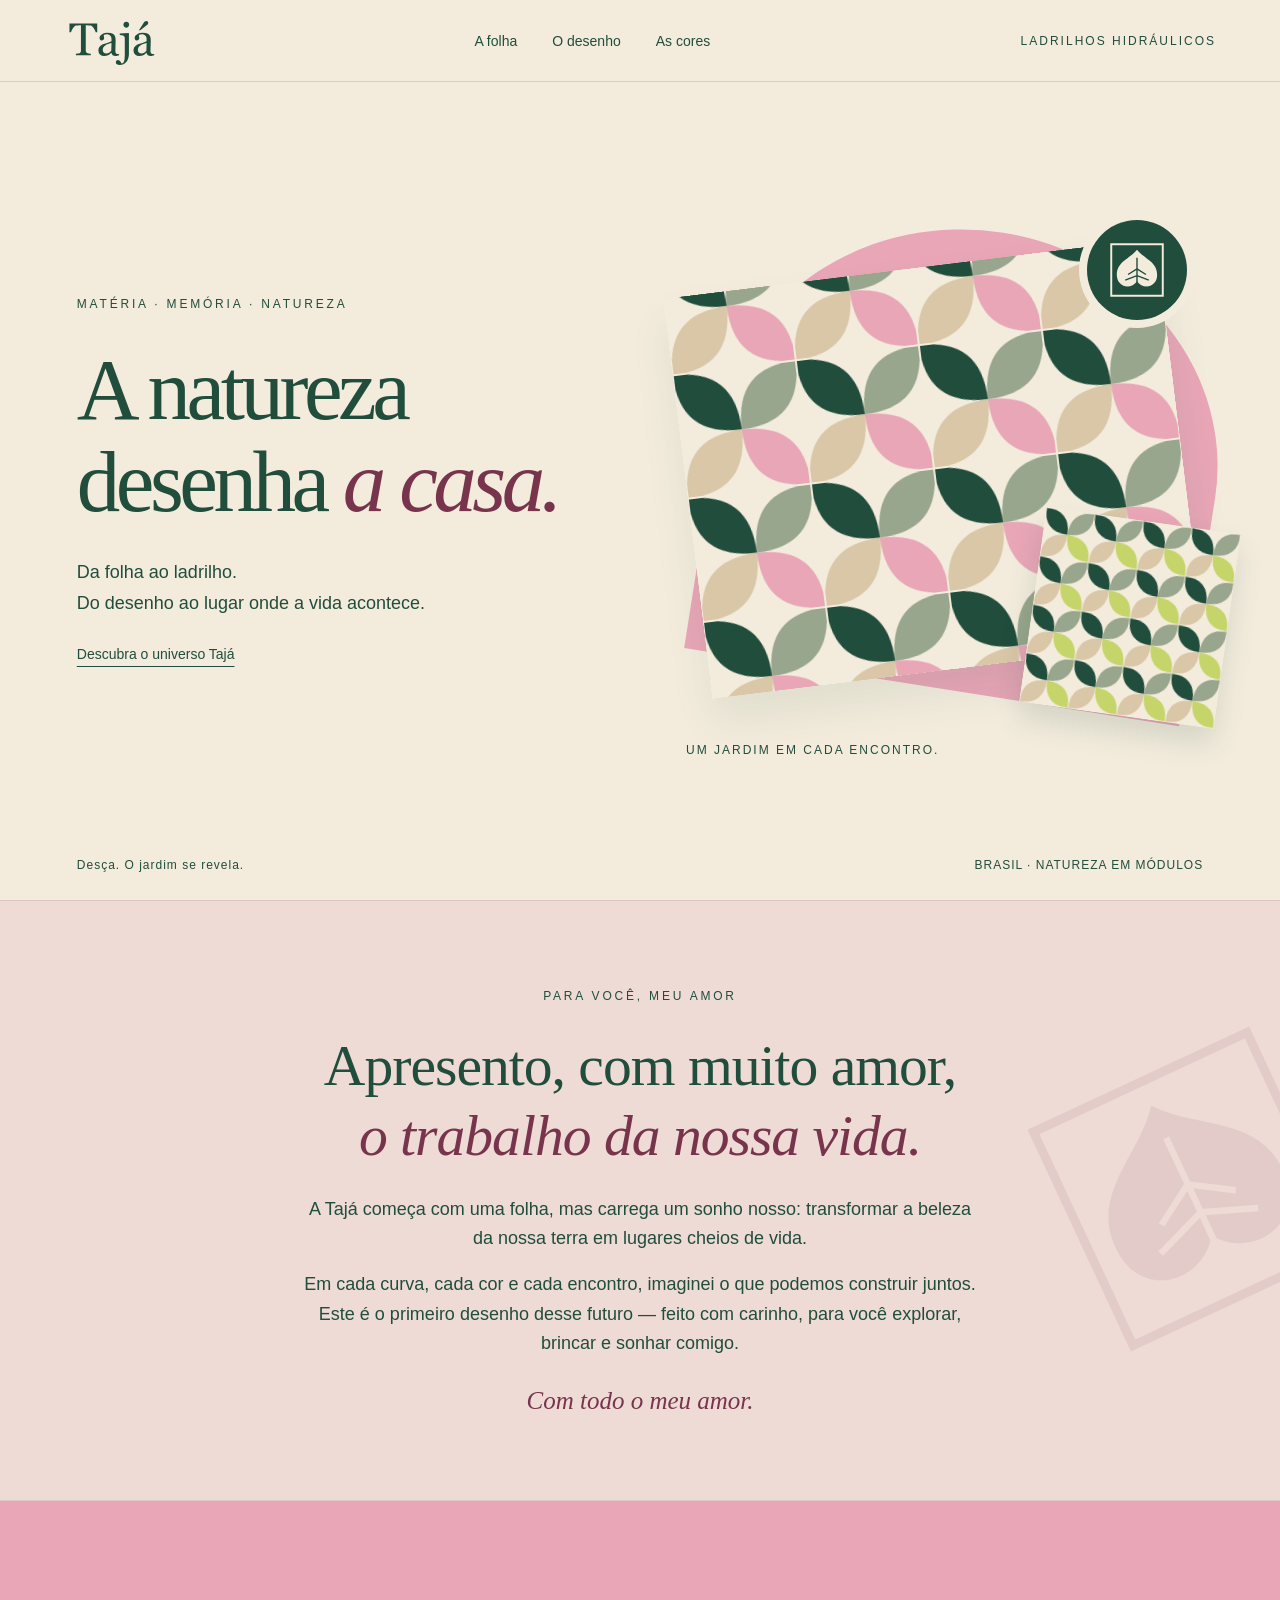
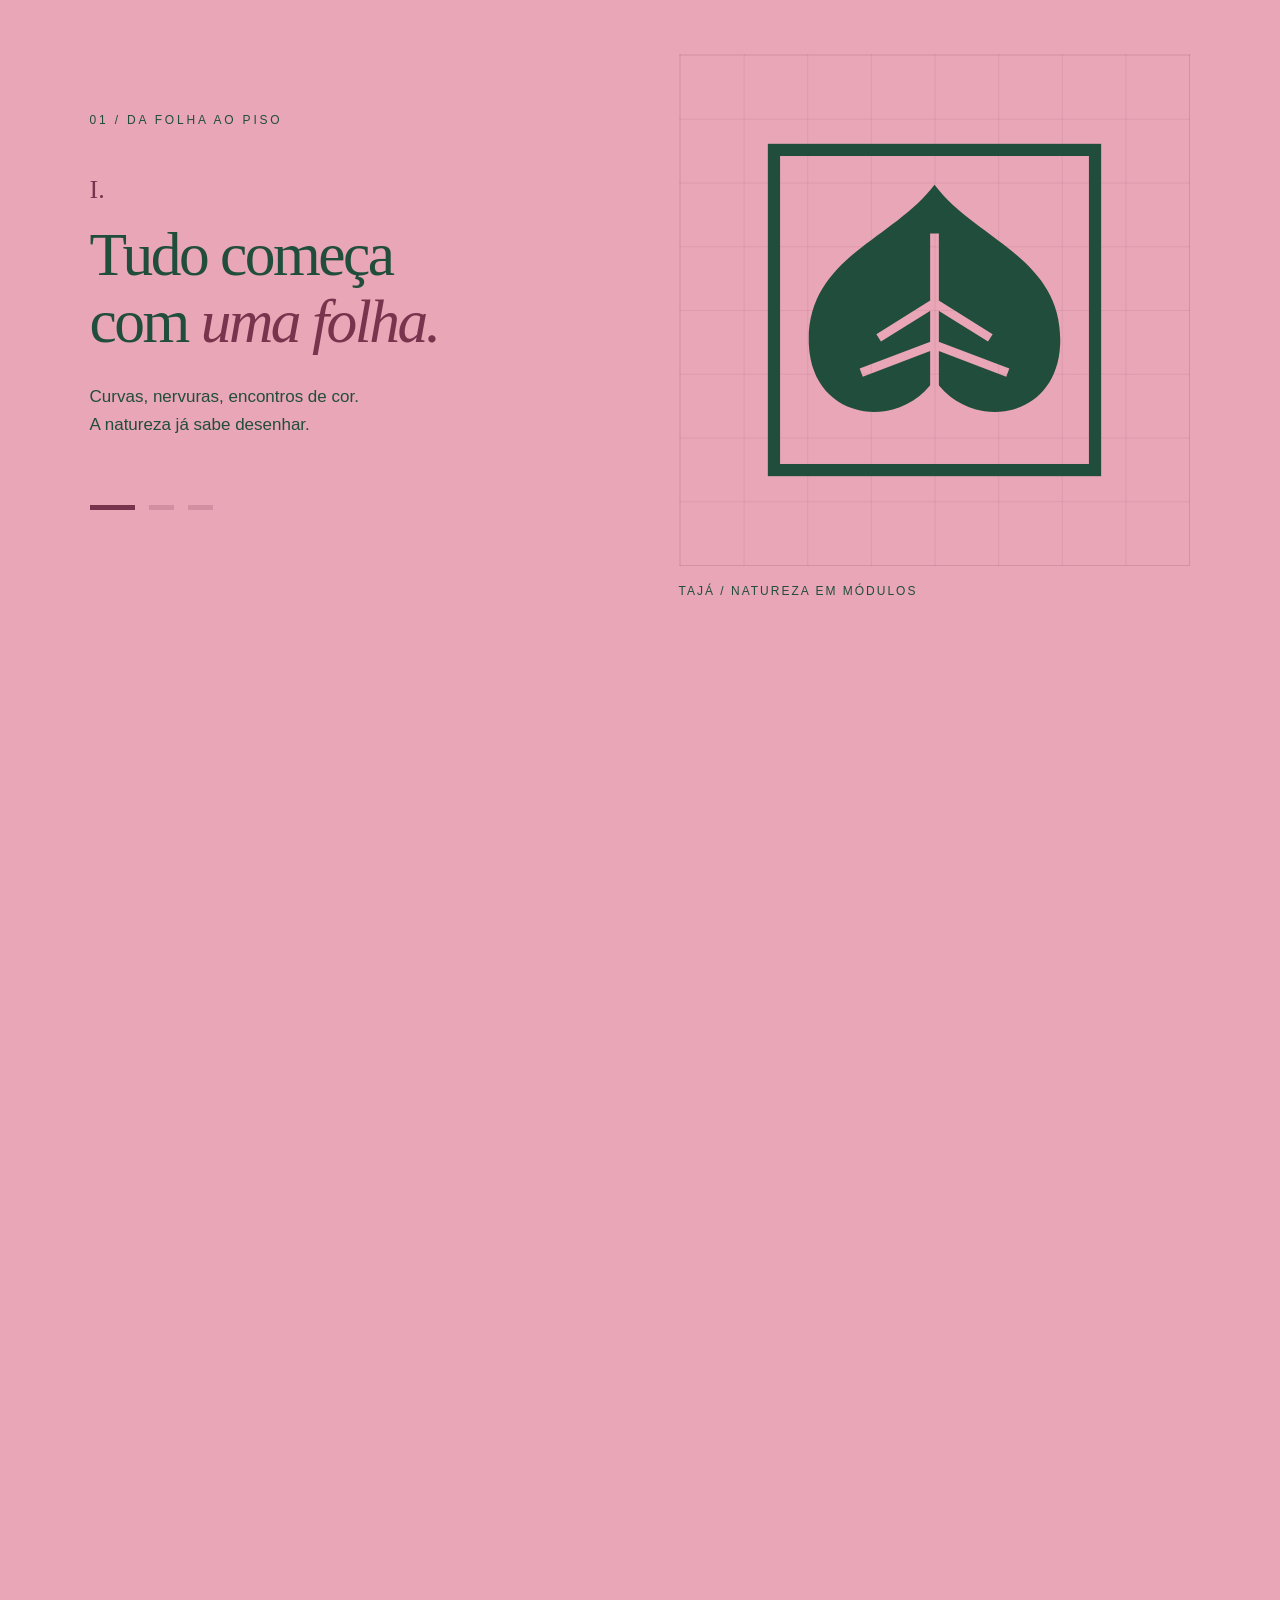
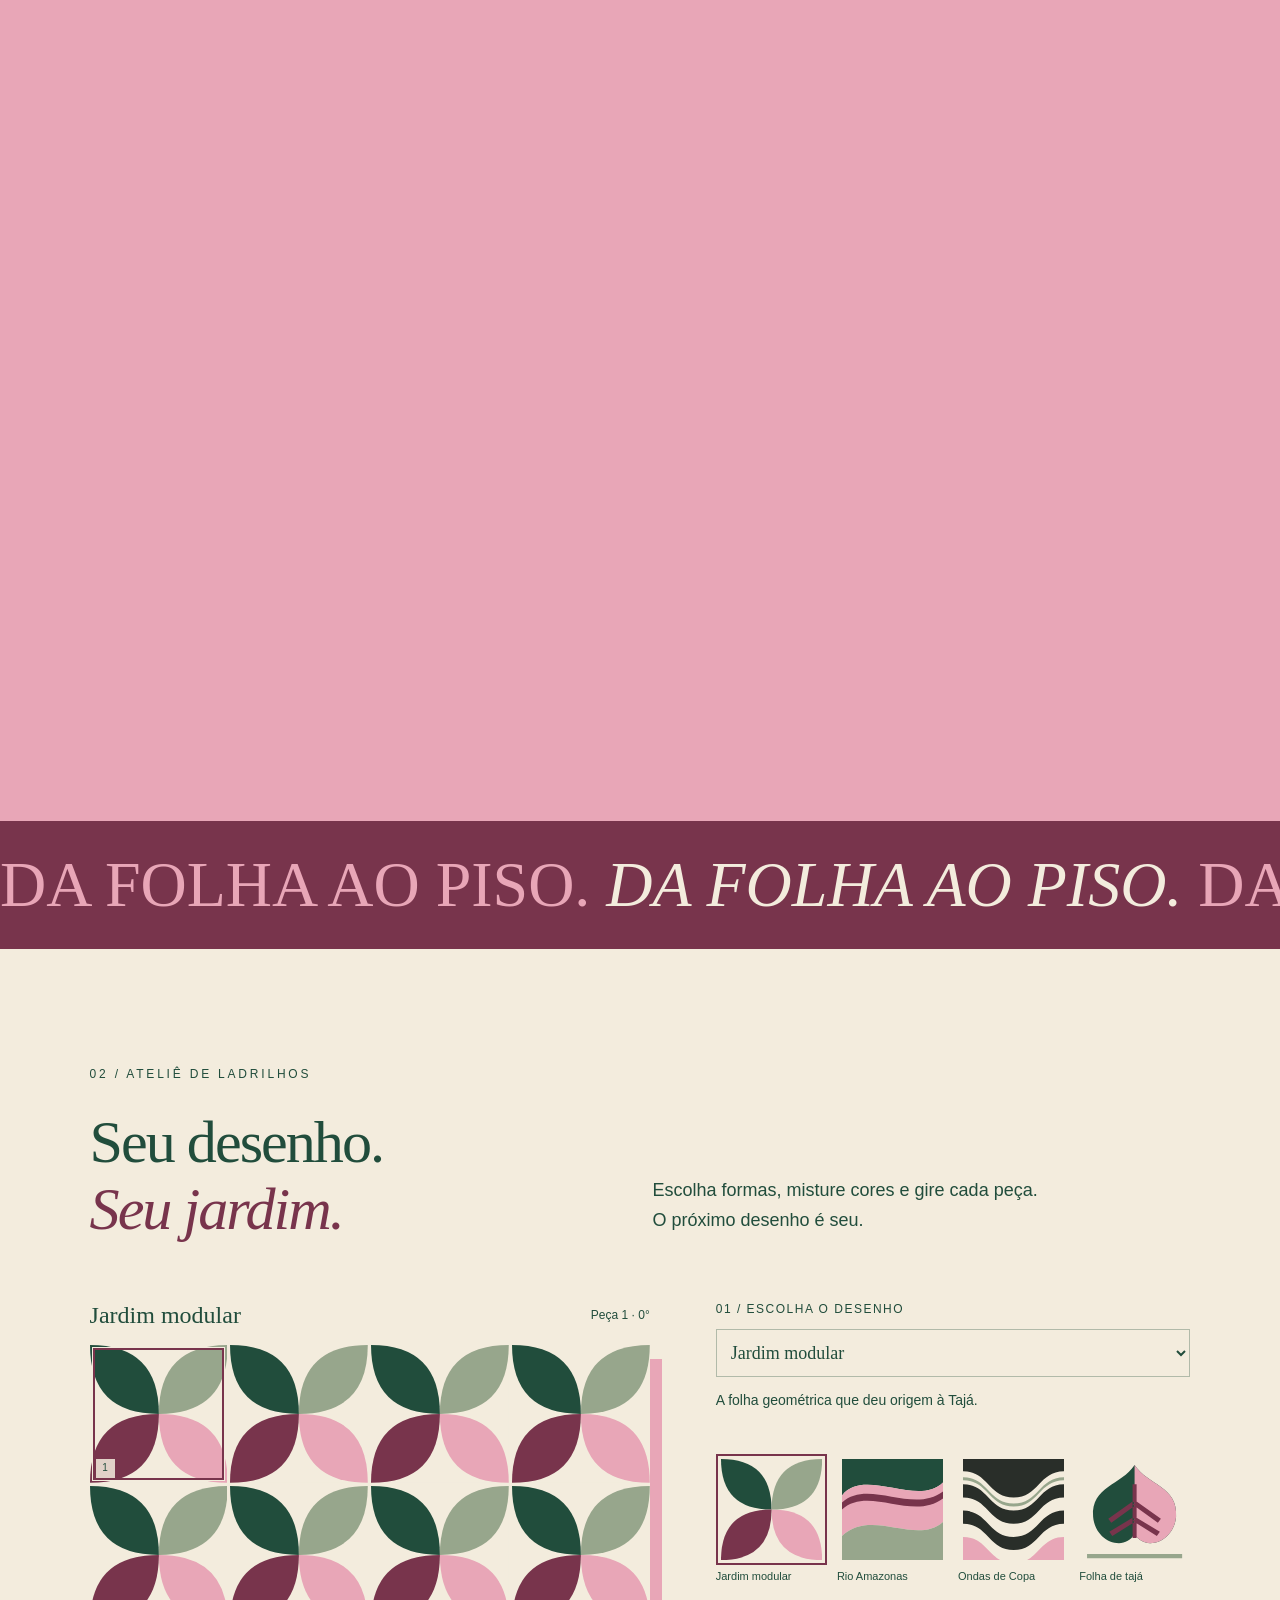
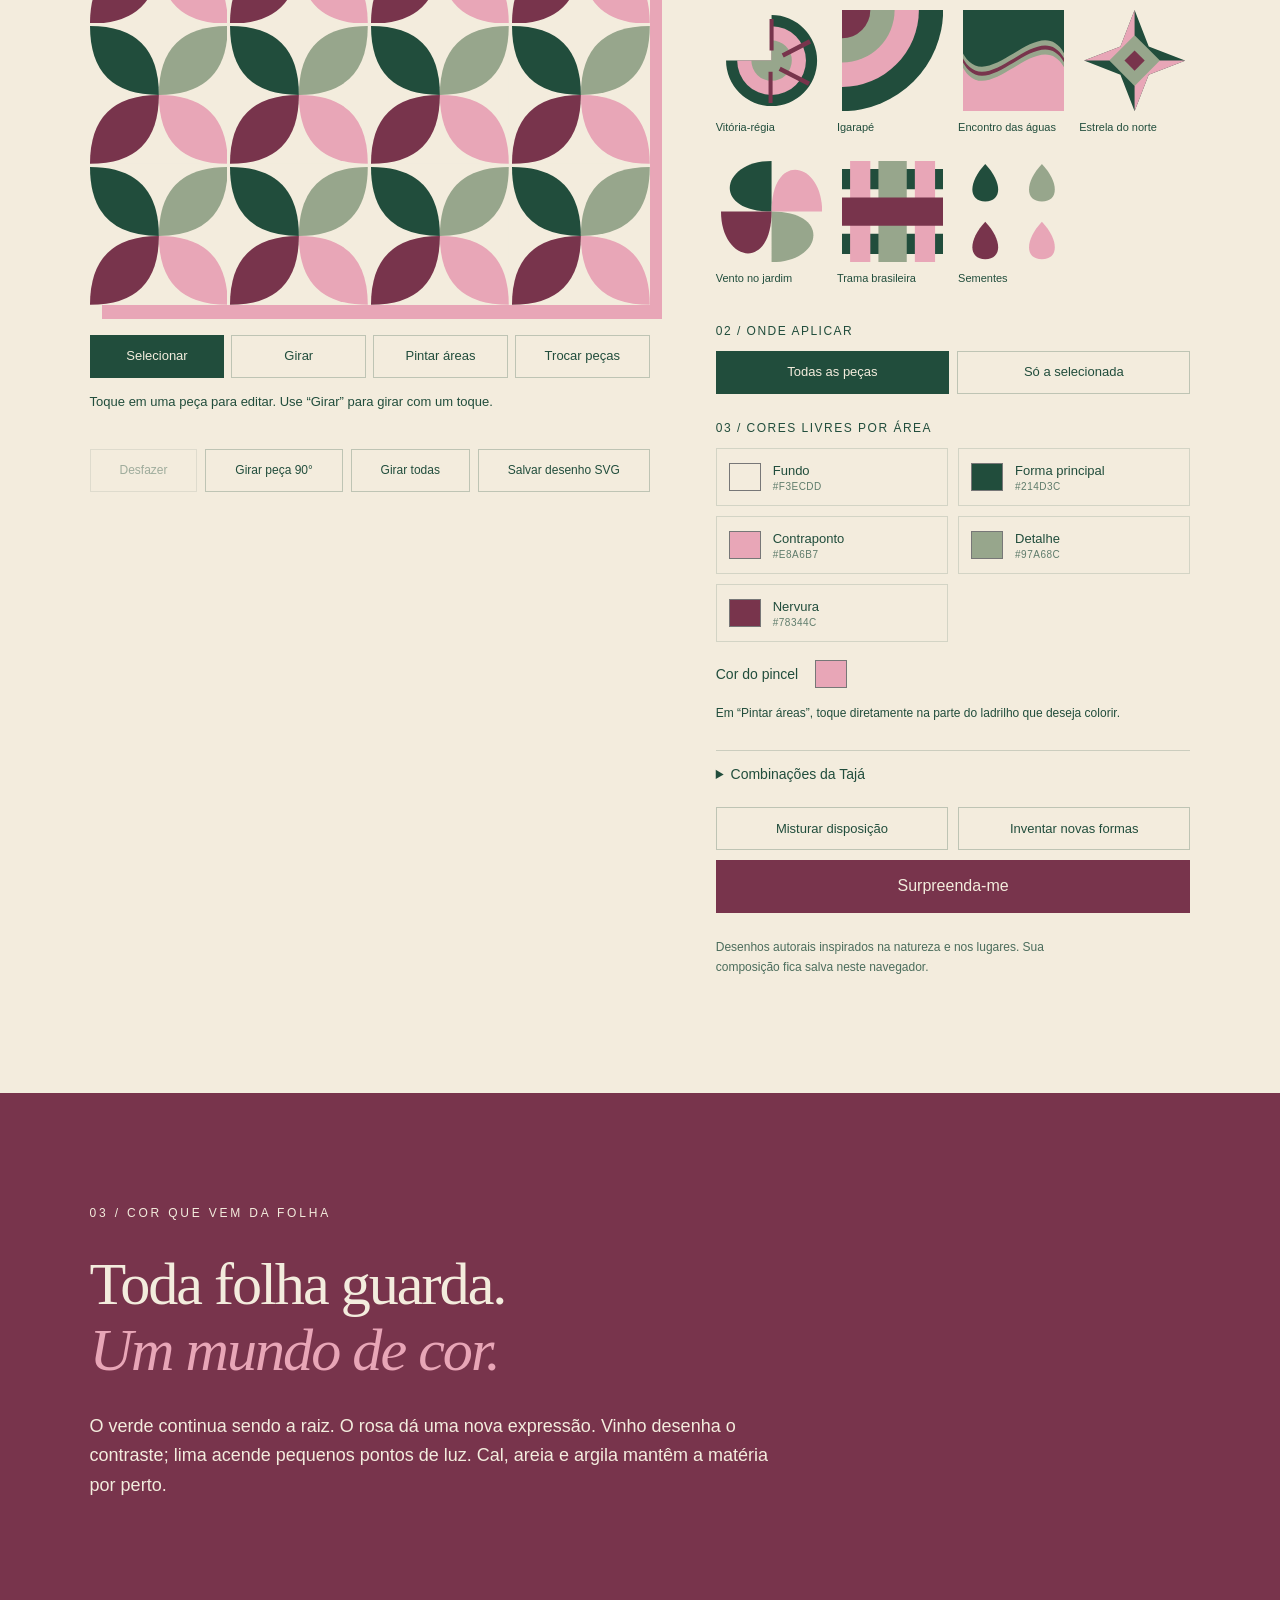
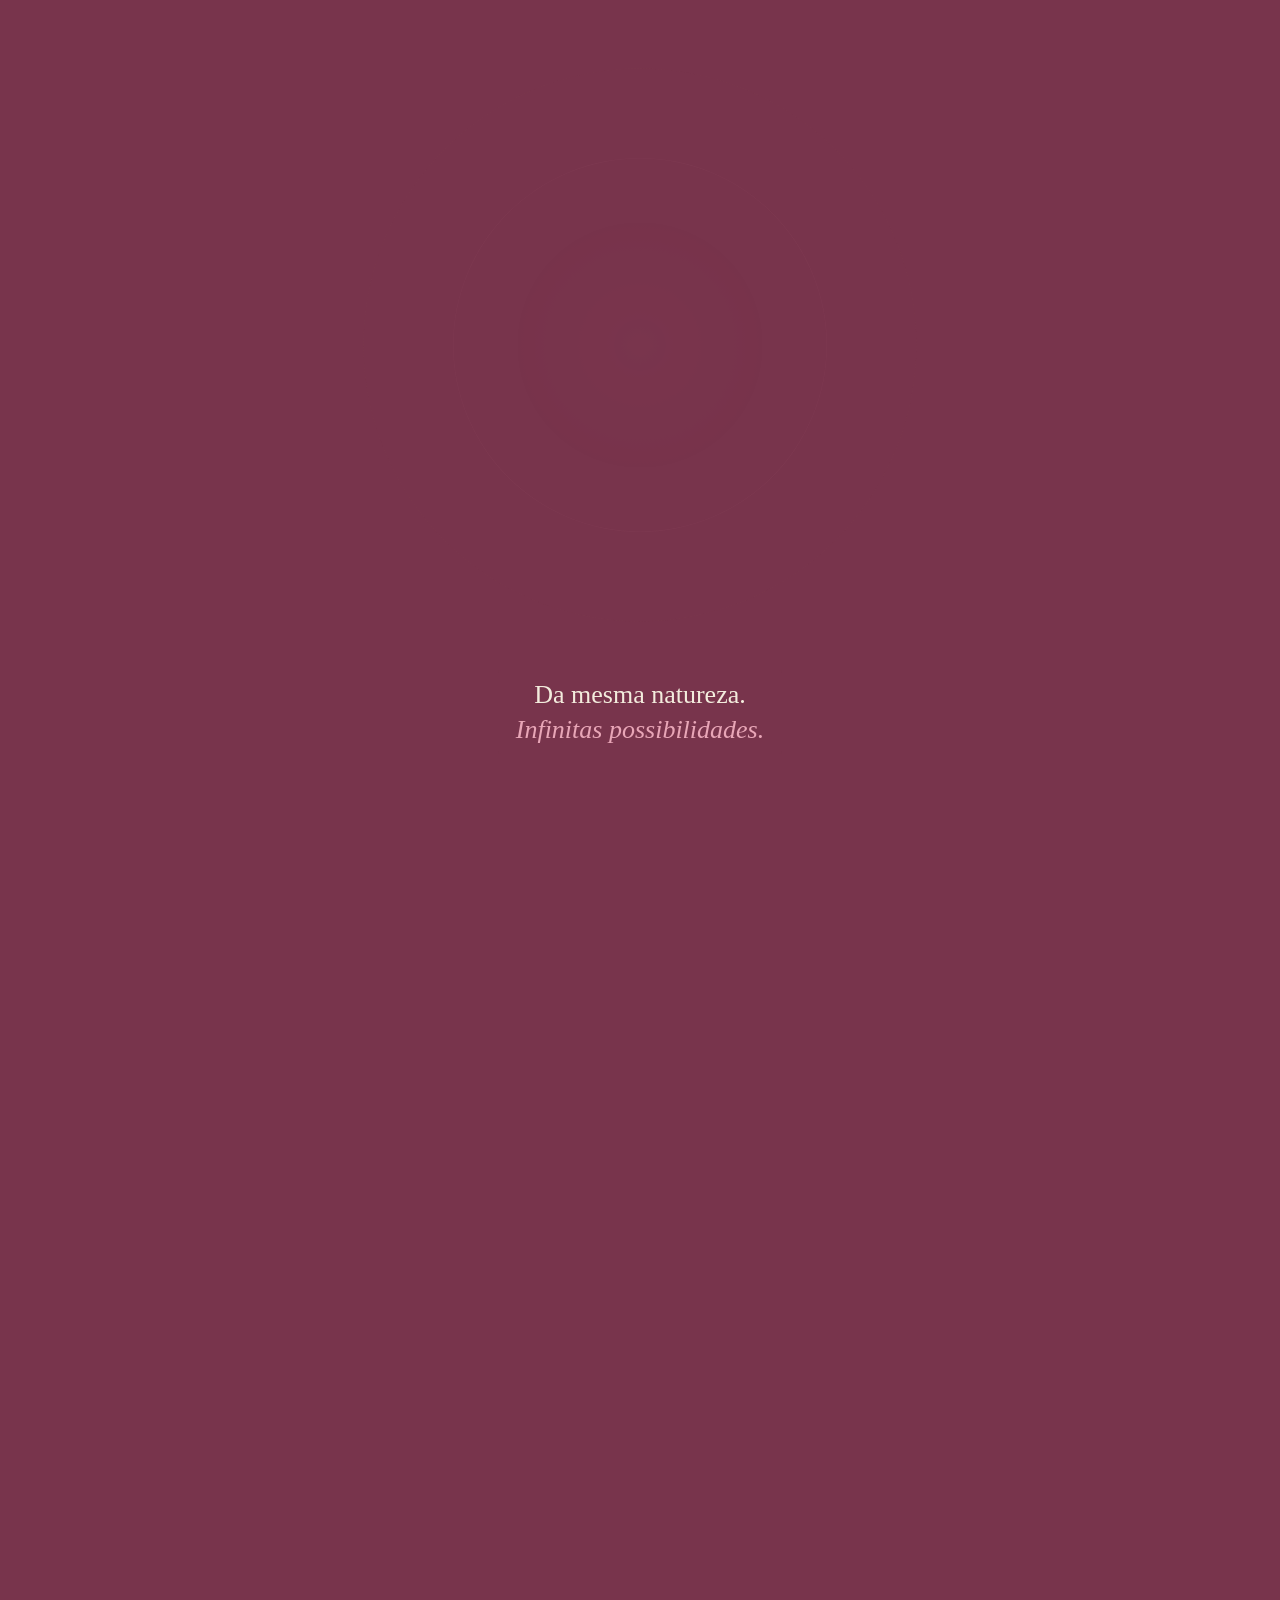
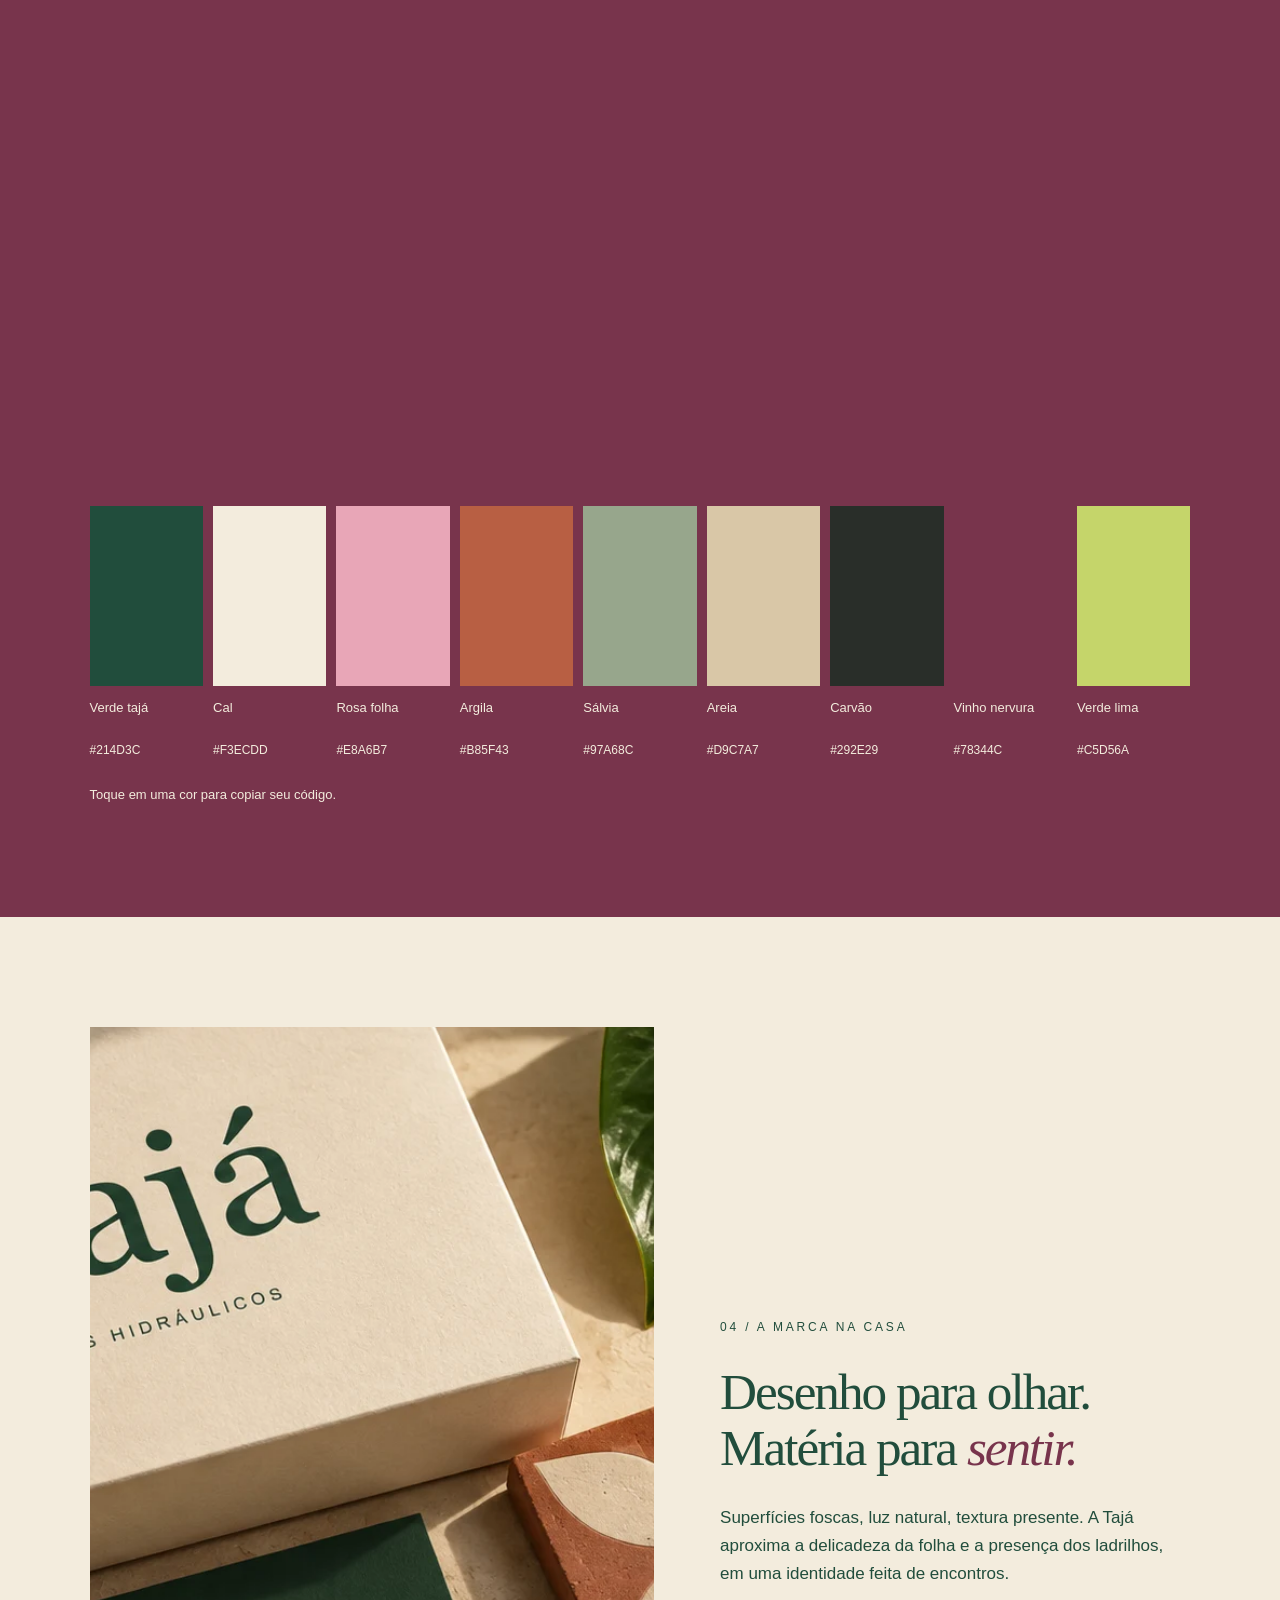
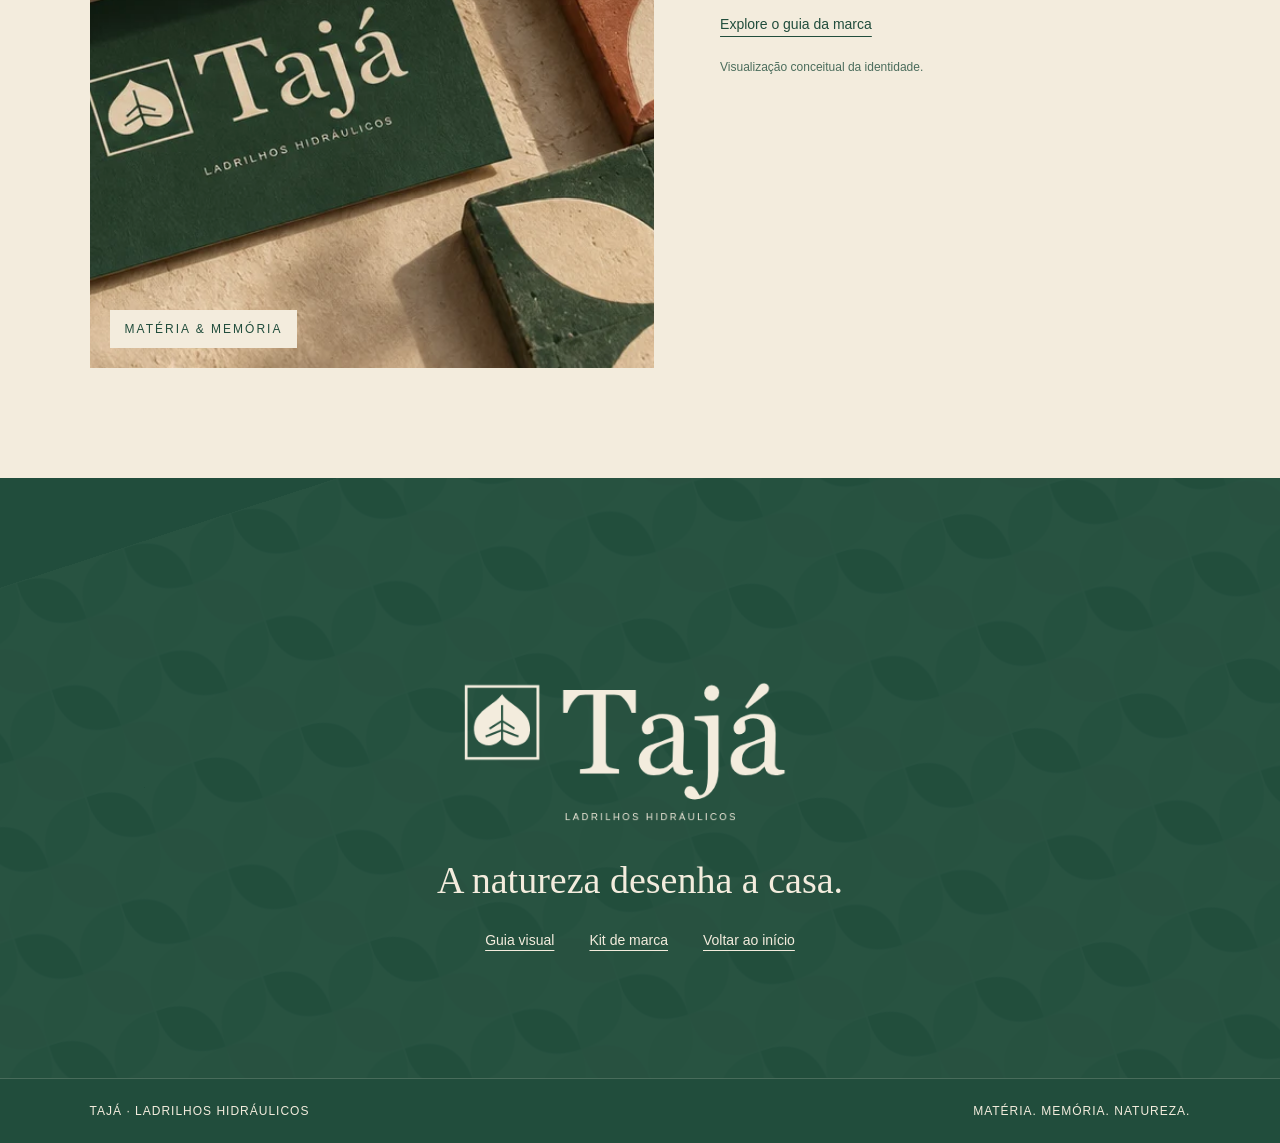
<file: index.html>
<!doctype html>
<html lang="pt-BR">
<head>
  <meta charset="utf-8">
  <meta name="viewport" content="width=device-width,initial-scale=1">
  <meta name="theme-color" content="#214D3C">
  <meta name="description" content="Tajá. A natureza desenha a casa. Uma identidade de ladrilhos hidráulicos, folhas, cores e encontros.">
  <title>Tajá — A natureza desenha a casa</title>
  <link rel="icon" type="image/svg+xml" href="data:image/svg+xml,%3Csvg xmlns='http://www.w3.org/2000/svg' viewBox='0 0 100 100'%3E%3Crect width='100' height='100' rx='18' fill='%23214D3C'/%3E%3Cpath d='M50 15C37 31 14 34 14 59C14 81 39 85 50 69C61 85 86 81 86 59C86 34 63 31 50 15Z' fill='%23E8A6B7'/%3E%3Cpath d='M50 30V70M50 48L33 59M50 48L67 59' fill='none' stroke='%23214D3C' stroke-width='3'/%3E%3C/svg%3E">
  <link rel="stylesheet" href="style.css">
  <link rel="stylesheet" href="atelier.css">
  <link rel="stylesheet" href="export.css">
  <link rel="stylesheet" href="motion.css">
</head>
<body>
  <a class="skip" href="#inicio">Ir ao conteúdo</a>
  <div class="reading-progress" aria-hidden="true"></div>
  <header class="site-header">
    <a class="brand" href="#inicio" aria-label="Tajá, início"><img src="assets/taja-logotipo.svg" alt="Tajá"></a>
    <nav aria-label="Navegação principal"><a href="#origem">A folha</a><a href="#jardim">O desenho</a><a href="#cores">As cores</a></nav>
    <span class="header-label">LADRILHOS HIDRÁULICOS</span>
  </header>
  <main>
    <section class="hero" id="inicio">
      <div class="hero-copy"><p class="eyebrow">MATÉRIA · MEMÓRIA · NATUREZA</p><h1>A natureza<br>desenha <em>a casa.</em></h1><p class="intro">Da folha ao ladrilho.<br>Do desenho ao lugar onde a vida acontece.</p><a class="text-link" href="#origem">Descubra o universo Tajá</a></div>
      <div class="hero-garden" aria-label="Padrão botânico da Tajá, com verde, rosa e cal">
        <div class="garden-back" aria-hidden="true"></div>
        <div class="garden-board"><img src="assets/taja-padrao-botanico.svg" alt="Folhas geométricas em uma composição de ladrilhos"></div>
        <div class="garden-square" aria-hidden="true"><img src="assets/taja-padrao-lima.svg" alt=""></div>
        <div class="seal"><img src="assets/taja-simbolo-negativo.svg" alt="Símbolo Tajá"></div>
        <p class="garden-caption">UM JARDIM EM CADA ENCONTRO.</p>
      </div>
      <div class="hero-bottom"><span>Desça. O jardim se revela.</span><span>BRASIL · NATUREZA EM MÓDULOS</span></div>
    </section>
    <section class="love-letter" aria-labelledby="love-title"><div class="letter-leaf" aria-hidden="true"><img src="assets/taja-simbolo-vinho.svg" alt=""></div>
      <p class="eyebrow">PARA VOCÊ, MEU AMOR</p>
      <h2 id="love-title"><span class="letter-line">Apresento, com muito amor,</span><em class="letter-line">o trabalho da nossa vida.</em></h2>
      <p>A Tajá começa com uma folha, mas carrega um sonho nosso: transformar a beleza da nossa terra em lugares cheios de vida.</p>
      <p>Em cada curva, cada cor e cada encontro, imaginei o que podemos construir juntos. Este é o primeiro desenho desse futuro — feito com carinho, para você explorar, brincar e sonhar comigo.</p>
      <span class="love-signature">Com todo o meu amor.</span>
    </section>
    <section class="origin" id="origem" aria-label="Da folha ao padrão">
      <div class="origin-sticky">
        <div class="origin-copy"><p class="eyebrow">01 / DA FOLHA AO PISO</p>
          <div class="chapter active" data-chapter="0"><span class="chapter-number">I.</span><h2>Tudo começa<br>com <em>uma folha.</em></h2><p>Curvas, nervuras, encontros de cor.<br>A natureza já sabe desenhar.</p></div>
          <div class="chapter" data-chapter="1"><span class="chapter-number">II.</span><h2>A folha encontra<br><em>o módulo.</em></h2><p>O desenho botânico ganha uma moldura.<br>Um pequeno universo em um quadrado.</p></div>
          <div class="chapter" data-chapter="2"><span class="chapter-number">III.</span><h2>O encontro vira<br><em>um jardim.</em></h2><p>Uma forma se repete, muda de direção<br>e descobre novos caminhos.</p></div>
          <div class="chapter-dots" aria-hidden="true"><span class="active"></span><span></span><span></span></div>
        </div>
        <div class="origin-stage" aria-hidden="true"><div class="stage-grid"></div><div class="stage-symbol"><img src="assets/taja-simbolo-principal.svg" alt=""></div><div class="stage-pink"></div><div class="stage-pattern"><img src="assets/taja-padrao-botanico.svg" alt=""></div><span class="stage-note">TAJÁ / NATUREZA EM MÓDULOS</span></div>
      </div>
    </section>
    <div class="type-ribbon" aria-hidden="true"><div>DA FOLHA AO PISO. <i>DA FOLHA AO PISO.</i> DA FOLHA AO PISO.</div></div>
    <section class="garden-section" id="jardim">
      <div class="section-heading reveal"><p class="eyebrow">02 / ATELIÊ DE LADRILHOS</p><h2>Seu desenho.<br><em>Seu jardim.</em></h2><p>Escolha formas, misture cores e gire cada peça.<br>O próximo desenho é seu.</p></div>
      <div class="garden-explorer">
        <div class="workbench"><div class="board-top"><span id="board-title">Jardim modular</span><span id="selected-label">Peça 1 · 0°</span></div><div class="tile-board" role="group" aria-label="Mosaico editável de 16 ladrilhos"></div><div class="board-tools" role="group" aria-label="Ferramentas do mosaico"><button data-tool="select" aria-pressed="true" class="active">Selecionar</button><button data-tool="rotate" aria-pressed="false">Girar</button><button data-tool="paint" aria-pressed="false">Pintar áreas</button><button data-tool="swap" aria-pressed="false">Trocar peças</button></div><p class="board-hint" id="board-hint">Toque em uma peça para editar. Use “Girar” para girar com um toque.</p><div class="board-actions"><button id="undo" disabled>Desfazer</button><button id="rotate-piece">Girar peça 90°</button><button id="rotate-all">Girar todas</button><button id="download-mosaic">Salvar desenho SVG</button></div><p class="live-status" aria-live="polite"></p></div>
        <div class="explorer-aside reveal"><div class="editor-group"><label class="mini-label" for="design-select">01 / ESCOLHA O DESENHO</label><select id="design-select"></select><p id="design-description"></p><div class="design-gallery" role="group" aria-label="Desenhos de ladrilho"></div></div>
        <div class="editor-group"><span class="mini-label">02 / ONDE APLICAR</span><div class="scope-controls" role="group" aria-label="Alcance das alterações"><button data-scope="all" class="active" aria-pressed="true">Todas as peças</button><button data-scope="piece" aria-pressed="false">Só a selecionada</button></div></div>
        <div class="editor-group"><span class="mini-label">03 / CORES LIVRES POR ÁREA</span><div class="area-colors"></div><label class="paint-color-label" for="paint-color">Cor do pincel <input type="color" id="paint-color" value="#E8A6B7"></label><p class="editor-help">Em “Pintar áreas”, toque diretamente na parte do ladrilho que deseja colorir.</p></div>
        <details class="palette-presets"><summary>Combinações da Tajá</summary><h3 id="combination-name">Jardim</h3><p id="combination-copy">Verde profundo, rosa folha e cal.</p><div class="palette-choices" role="group" aria-label="Escolha a combinação de cores">
          <button class="choice active" data-palette="jardim" aria-pressed="true"><span class="choice-preview" style="--a:#214D3C;--b:#E8A6B7;--c:#F3ECDD"></span>Jardim</button>
          <button class="choice" data-palette="nervura" aria-pressed="false"><span class="choice-preview" style="--a:#78344C;--b:#E8A6B7;--c:#F3ECDD"></span>Nervura</button>
          <button class="choice" data-palette="sol" aria-pressed="false"><span class="choice-preview" style="--a:#214D3C;--b:#C5D56A;--c:#F3ECDD"></span>Sol</button>
          <button class="choice" data-palette="barro" aria-pressed="false"><span class="choice-preview" style="--a:#B85F43;--b:#E8A6B7;--c:#F3ECDD"></span>Barro</button>
        </div></details><div class="random-actions"><button id="random-arrangement">Misturar disposição</button><button id="random-forms">Inventar novas formas</button><button id="surprise" class="primary-action">Surpreenda-me</button></div><p class="small-note">Desenhos autorais inspirados na natureza e nos lugares. Sua composição fica salva neste navegador.</p></div>
      </div>
    </section>
    <section class="colors-section" id="cores">
      <div class="color-intro reveal"><p class="eyebrow">03 / COR QUE VEM DA FOLHA</p><h2>Toda folha guarda.<br><em>Um mundo de cor.</em></h2><p>O verde continua sendo a raiz. O rosa dá uma nova expressão. Vinho desenha o contraste; lima acende pequenos pontos de luz. Cal, areia e argila mantêm a matéria por perto.</p></div>
      <div class="fauna-story" aria-label="A marca Tajá cercada por aves, tucano, jacaré, onça-pintada, boto e uma curva do rio Amazonas">
        <div class="fauna-sticky">
          <div class="color-orbit orbit-one" aria-hidden="true"></div><div class="color-orbit orbit-two" aria-hidden="true"></div>
          <div class="fauna-illustration unified-fauna" aria-hidden="true"><img class="fauna-complete" src="assets/taja-fauna-marrom.png" alt=""><div class="fauna-fragment" data-fragment="0" style="--cut:inset(0.0% 75% 66.66666666666667% 0%);--from-x:-90px;--from-y:-60px;--from-turn:10deg"><img src="assets/taja-fauna-marrom.png" alt=""></div><div class="fauna-fragment" data-fragment="1" style="--cut:inset(0.0% 50% 66.66666666666667% 25%);--from-x:-115px;--from-y:-60px;--from-turn:-12deg"><img src="assets/taja-fauna-marrom.png" alt=""></div><div class="fauna-fragment" data-fragment="2" style="--cut:inset(0.0% 25% 66.66666666666667% 50%);--from-x:140px;--from-y:-60px;--from-turn:14deg"><img src="assets/taja-fauna-marrom.png" alt=""></div><div class="fauna-fragment" data-fragment="3" style="--cut:inset(0.0% 0% 66.66666666666667% 75%);--from-x:165px;--from-y:-60px;--from-turn:-16deg"><img src="assets/taja-fauna-marrom.png" alt=""></div><div class="fauna-fragment" data-fragment="4" style="--cut:inset(33.333333333333336% 75% 33.333333333333336% 0%);--from-x:-90px;--from-y:90px;--from-turn:-18deg"><img src="assets/taja-fauna-marrom.png" alt=""></div><div class="fauna-fragment" data-fragment="5" style="--cut:inset(33.333333333333336% 50% 33.333333333333336% 25%);--from-x:-115px;--from-y:90px;--from-turn:20deg"><img src="assets/taja-fauna-marrom.png" alt=""></div><div class="fauna-fragment" data-fragment="6" style="--cut:inset(33.333333333333336% 25% 33.333333333333336% 50%);--from-x:140px;--from-y:90px;--from-turn:-22deg"><img src="assets/taja-fauna-marrom.png" alt=""></div><div class="fauna-fragment" data-fragment="7" style="--cut:inset(33.333333333333336% 0% 33.333333333333336% 75%);--from-x:165px;--from-y:90px;--from-turn:24deg"><img src="assets/taja-fauna-marrom.png" alt=""></div><div class="fauna-fragment" data-fragment="8" style="--cut:inset(66.66666666666667% 75% 0.0% 0%);--from-x:-90px;--from-y:120px;--from-turn:26deg"><img src="assets/taja-fauna-marrom.png" alt=""></div><div class="fauna-fragment" data-fragment="9" style="--cut:inset(66.66666666666667% 50% 0.0% 25%);--from-x:-115px;--from-y:120px;--from-turn:-28deg"><img src="assets/taja-fauna-marrom.png" alt=""></div><div class="fauna-fragment" data-fragment="10" style="--cut:inset(66.66666666666667% 25% 0.0% 50%);--from-x:140px;--from-y:120px;--from-turn:30deg"><img src="assets/taja-fauna-marrom.png" alt=""></div><div class="fauna-fragment" data-fragment="11" style="--cut:inset(66.66666666666667% 0% 0.0% 75%);--from-x:165px;--from-y:120px;--from-turn:-32deg"><img src="assets/taja-fauna-marrom.png" alt=""></div></div>
          <div class="assembly-logo" aria-hidden="true"><img class="logo-part" data-logo-part="frame" src="assets/taja-part-frame.svg" alt=""><img class="logo-part" data-logo-part="leaf" src="assets/taja-part-leaf.svg" alt=""><img class="logo-part" data-logo-part="letter-0" src="assets/taja-part-letter-0.svg" alt=""><img class="logo-part" data-logo-part="letter-1" src="assets/taja-part-letter-1.svg" alt=""><img class="logo-part" data-logo-part="letter-2" src="assets/taja-part-letter-2.svg" alt=""><img class="logo-part" data-logo-part="letter-3" src="assets/taja-part-letter-3.svg" alt=""><img class="logo-part" data-logo-part="descriptor" src="assets/taja-part-descriptor.svg" alt=""></div>
          <p class="fauna-caption">Da mesma natureza.<br><em>Infinitas possibilidades.</em></p>
          <span class="scene-track" aria-hidden="true"><span></span></span>
        </div>
      </div>
      <div class="color-strip" aria-label="Paleta ampliada da Tajá"></div><p class="copy-status" aria-live="polite">Toque em uma cor para copiar seu código.</p>
    </section>
    <section class="material-section" id="materia"><div class="material-photo reveal"><img src="assets/taja-aplicacao.webp" width="1672" height="941" loading="lazy" alt="Tajá em embalagem e papelaria ao lado de amostras de ladrilho e uma folha verde"><span>MATÉRIA & MEMÓRIA</span></div><div class="material-copy reveal"><p class="eyebrow">04 / A MARCA NA CASA</p><h2>Desenho para olhar.<br>Matéria para <em>sentir.</em></h2><p>Superfícies foscas, luz natural, textura presente. A Tajá aproxima a delicadeza da folha e a presença dos ladrilhos, em uma identidade feita de encontros.</p><a class="text-link" href="assets/taja-guia-visual.html">Explore o guia da marca</a><p class="small-note">Visualização conceitual da identidade.</p></div></section>
    <section class="brand-ending"><div class="ending-pattern" aria-hidden="true"></div><div class="ending-content reveal"><img src="assets/taja-logo-negativo.svg" alt="Tajá — ladrilhos hidráulicos"><p>A natureza desenha a casa.</p><div class="ending-links"><a href="assets/taja-guia-visual.html">Guia visual</a><a href="assets/taja-kit-de-marca.zip" download>Kit de marca</a><a href="#inicio">Voltar ao início</a></div></div></section>
  </main>
  <footer><span>TAJÁ · LADRILHOS HIDRÁULICOS</span><span>MATÉRIA. MEMÓRIA. NATUREZA.</span></footer>
  <script src="script.js"></script>
  <dialog id="export-dialog" aria-labelledby="export-title"><div class="export-heading"><h3 id="export-title">Seu jardim, pronto.</h3><button id="close-export" type="button">Fechar</button></div><div id="export-preview"></div><p>Guarde o mosaico como vetor ou copie o desenho para usar em outro editor.</p><div class="export-actions"><a id="export-link" download="meu-jardim-taja.svg">Baixar SVG</a><button id="copy-svg" type="button">Copiar SVG</button></div><p id="export-status" aria-live="polite"></p><textarea id="export-source" aria-label="Código SVG do desenho" readonly hidden></textarea></dialog>
  <script src="atelier.js"></script>
  <script src="motion.js"></script>
</body>
</html>
</file>
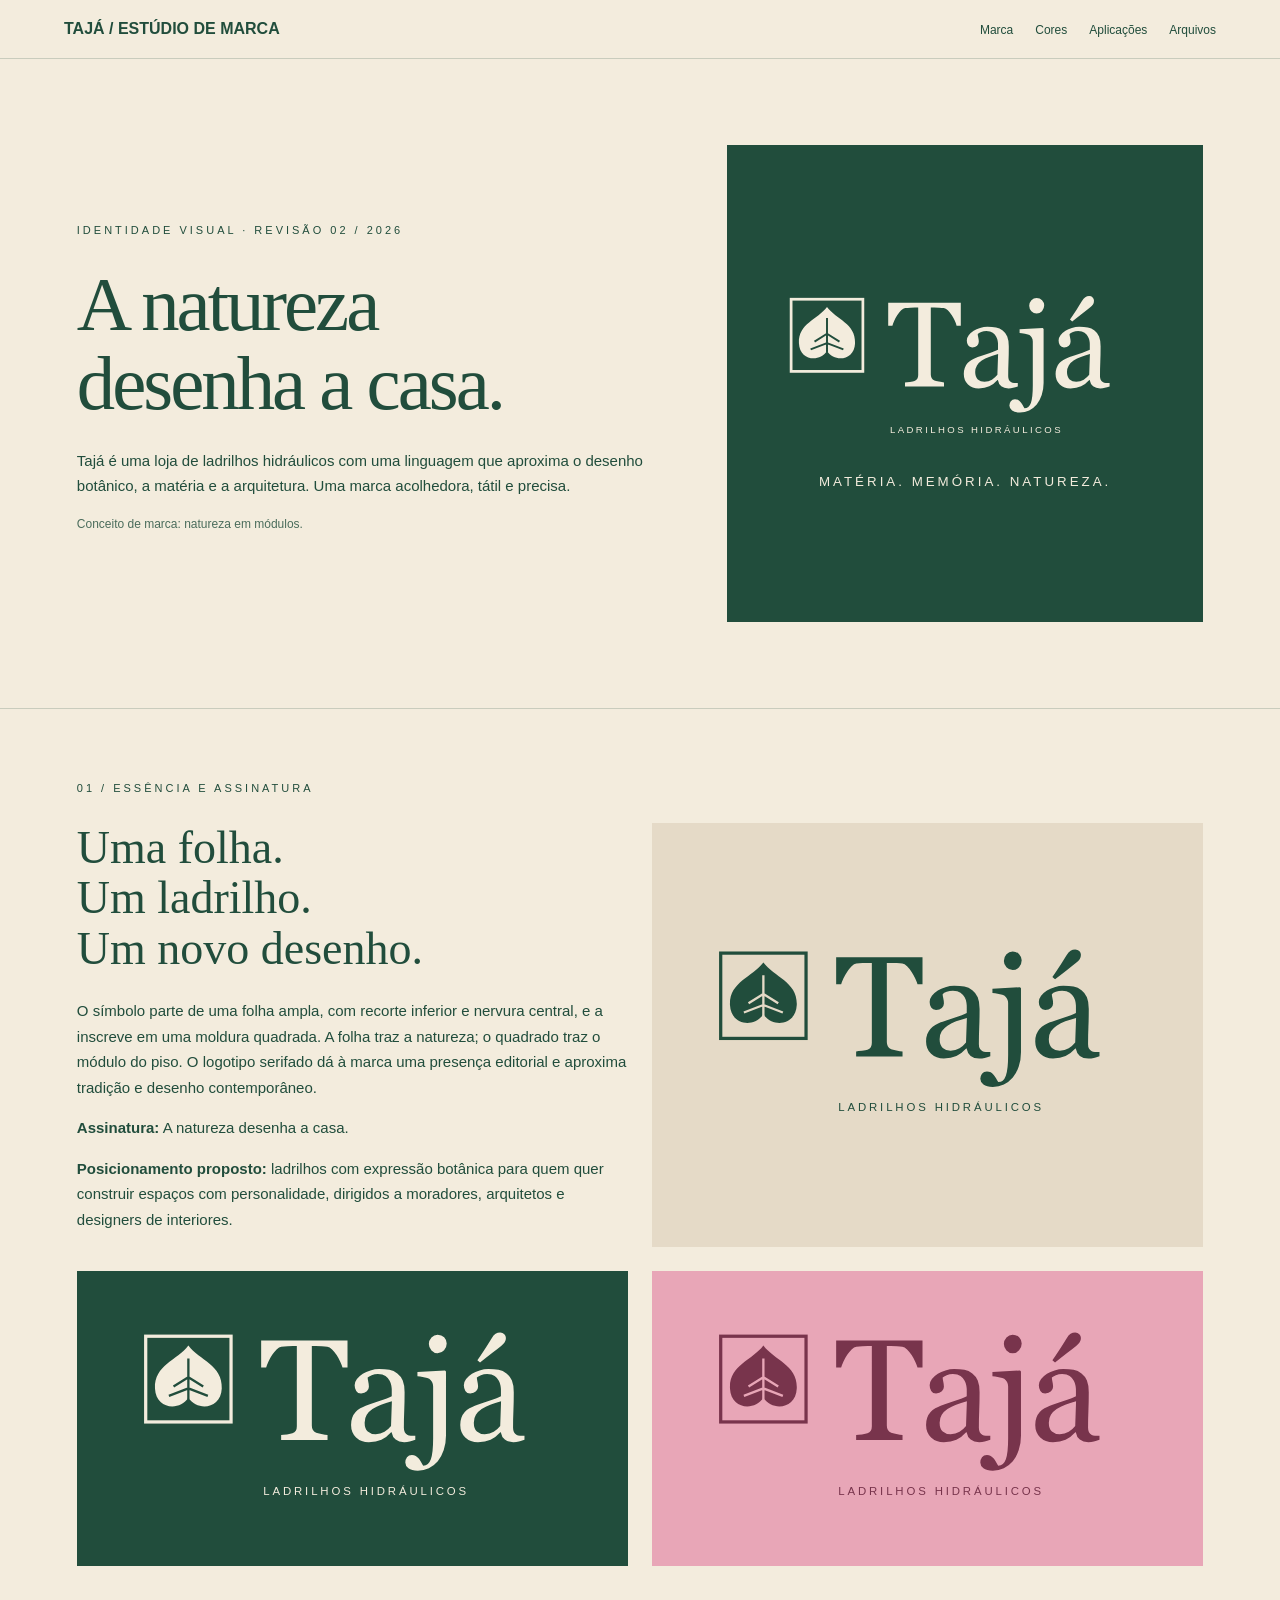
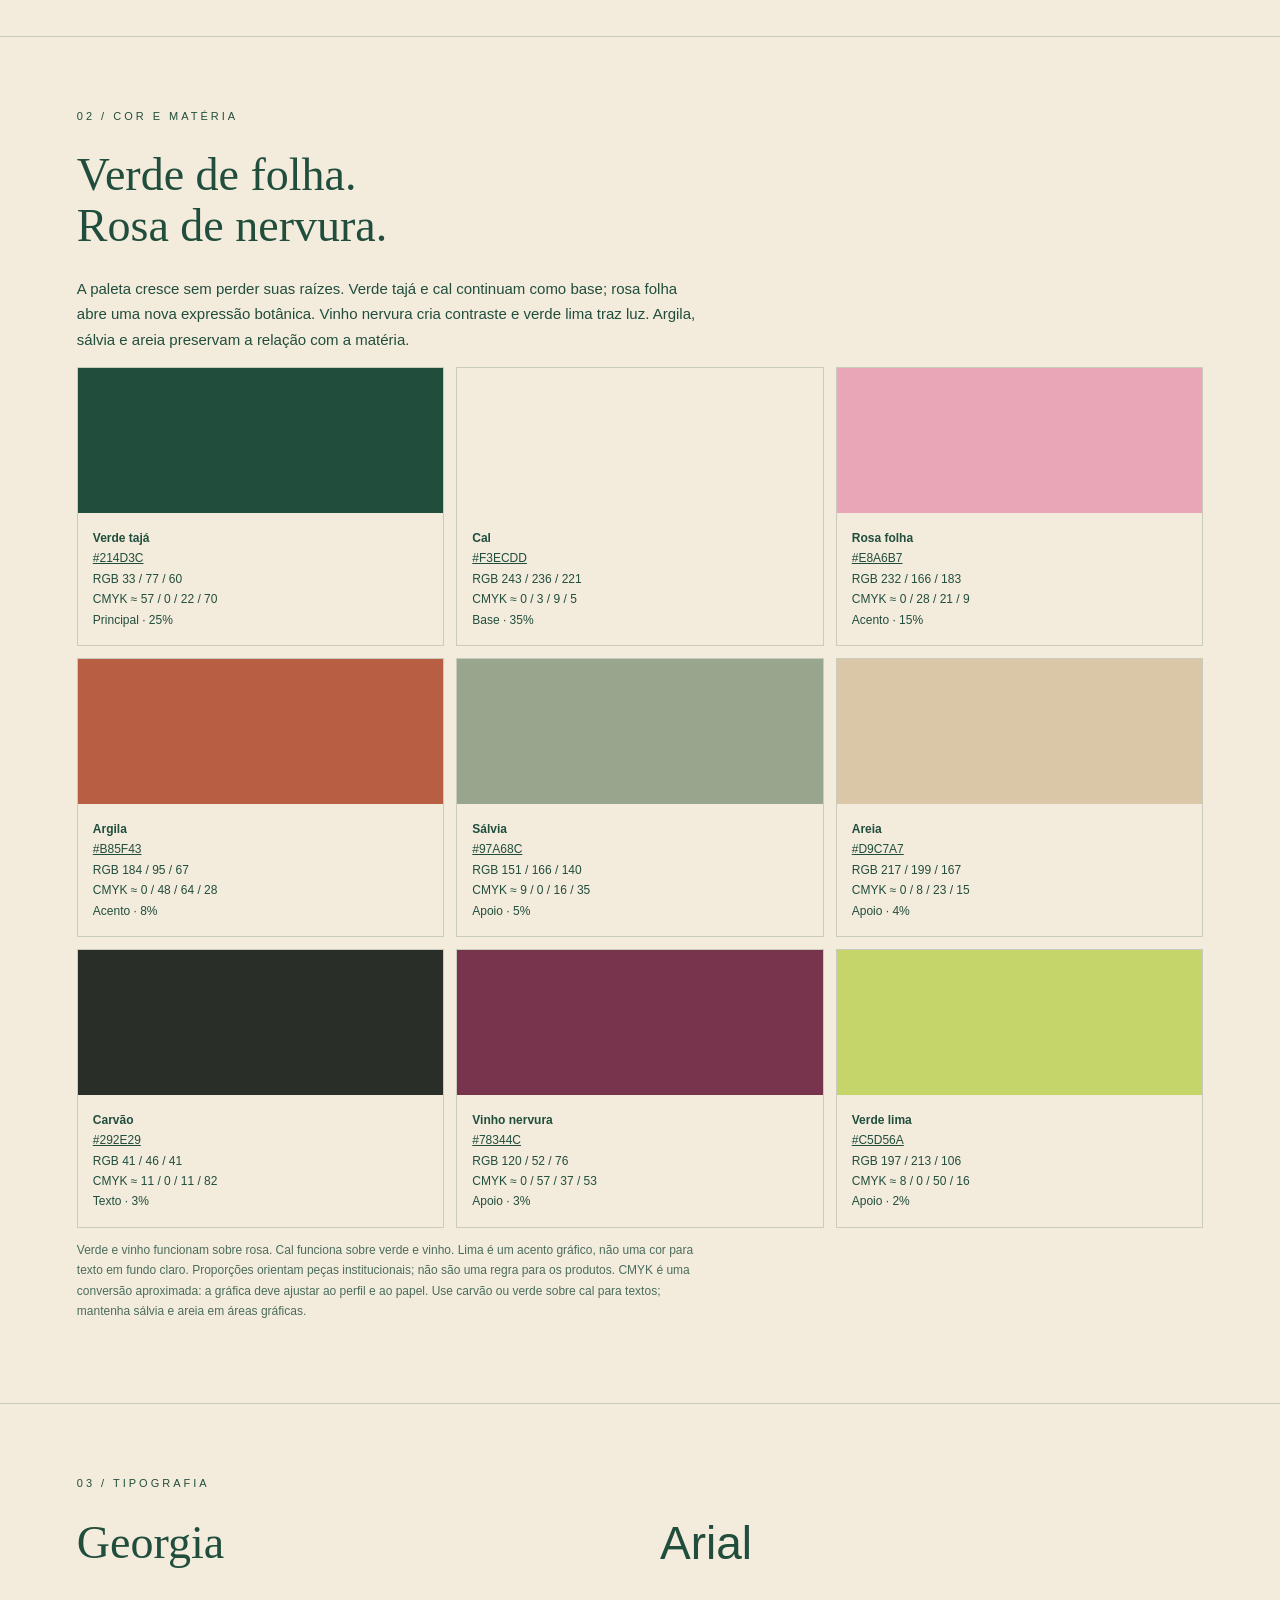
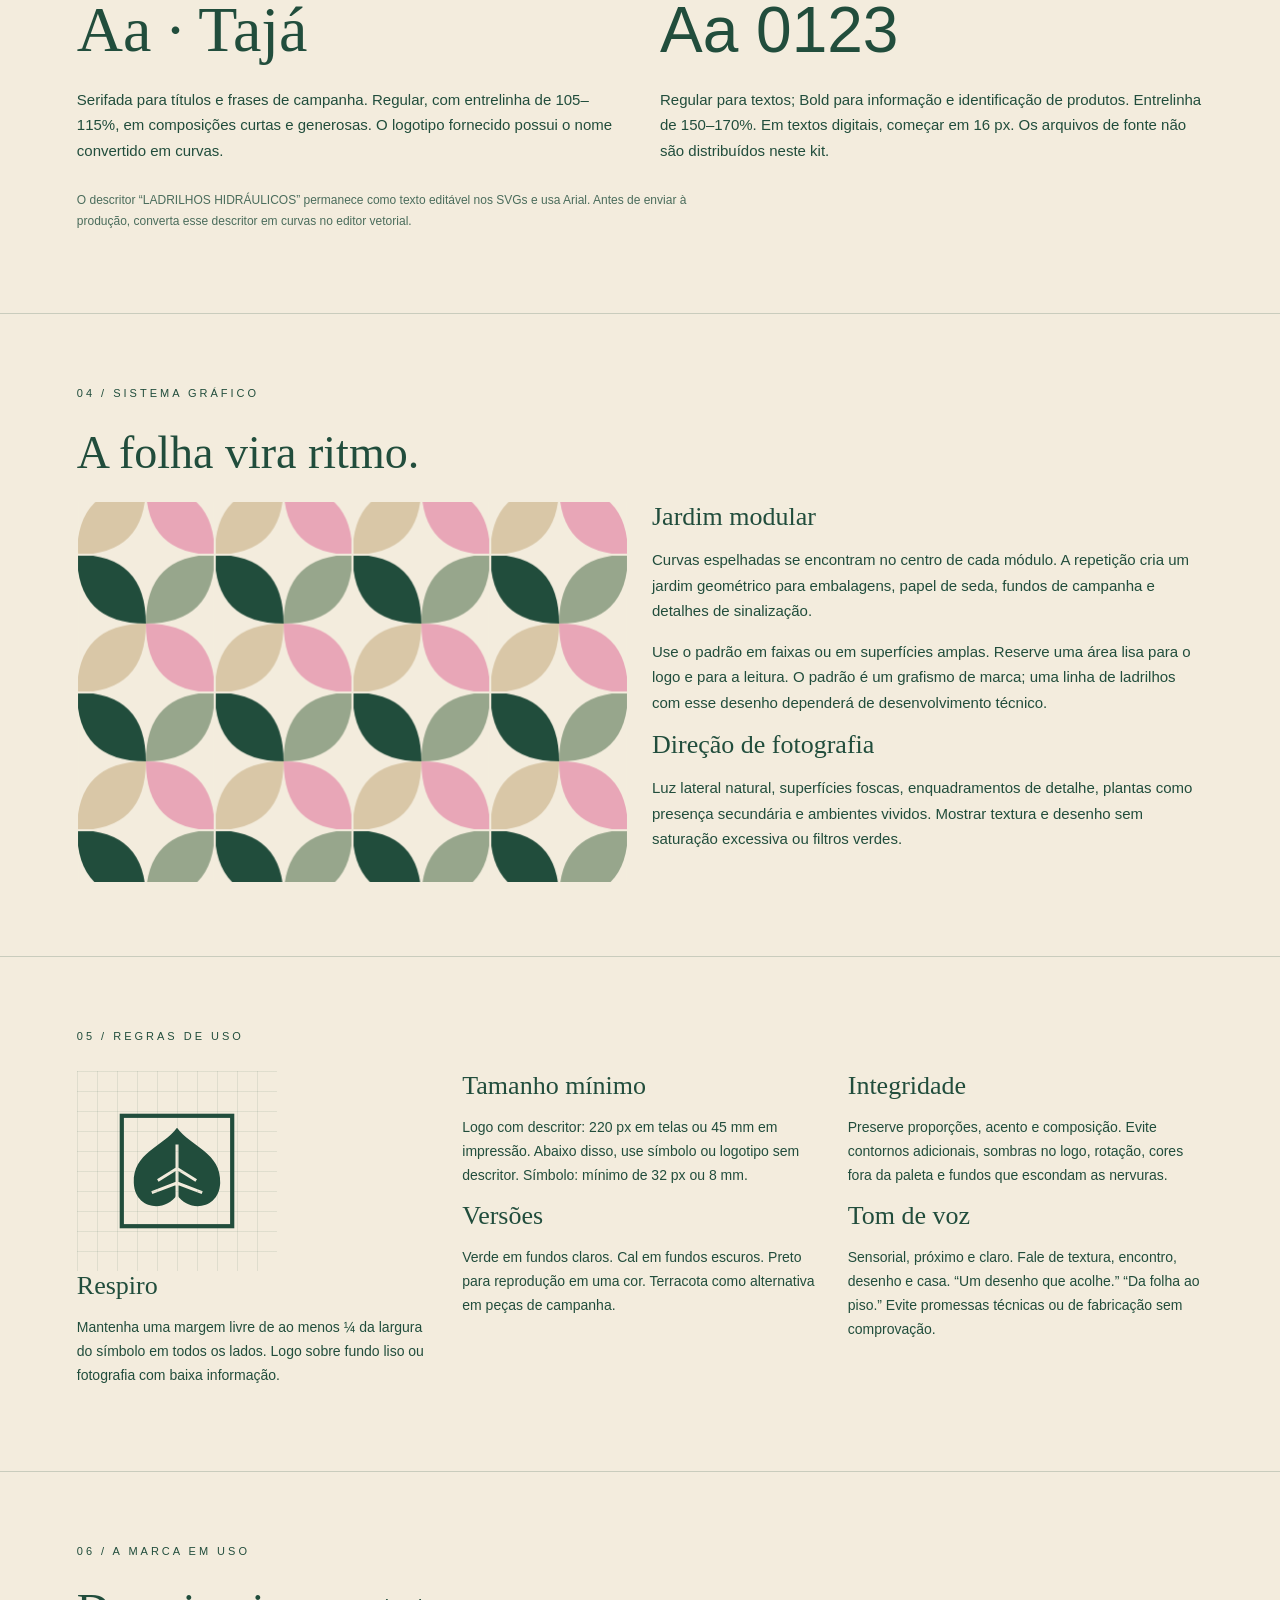
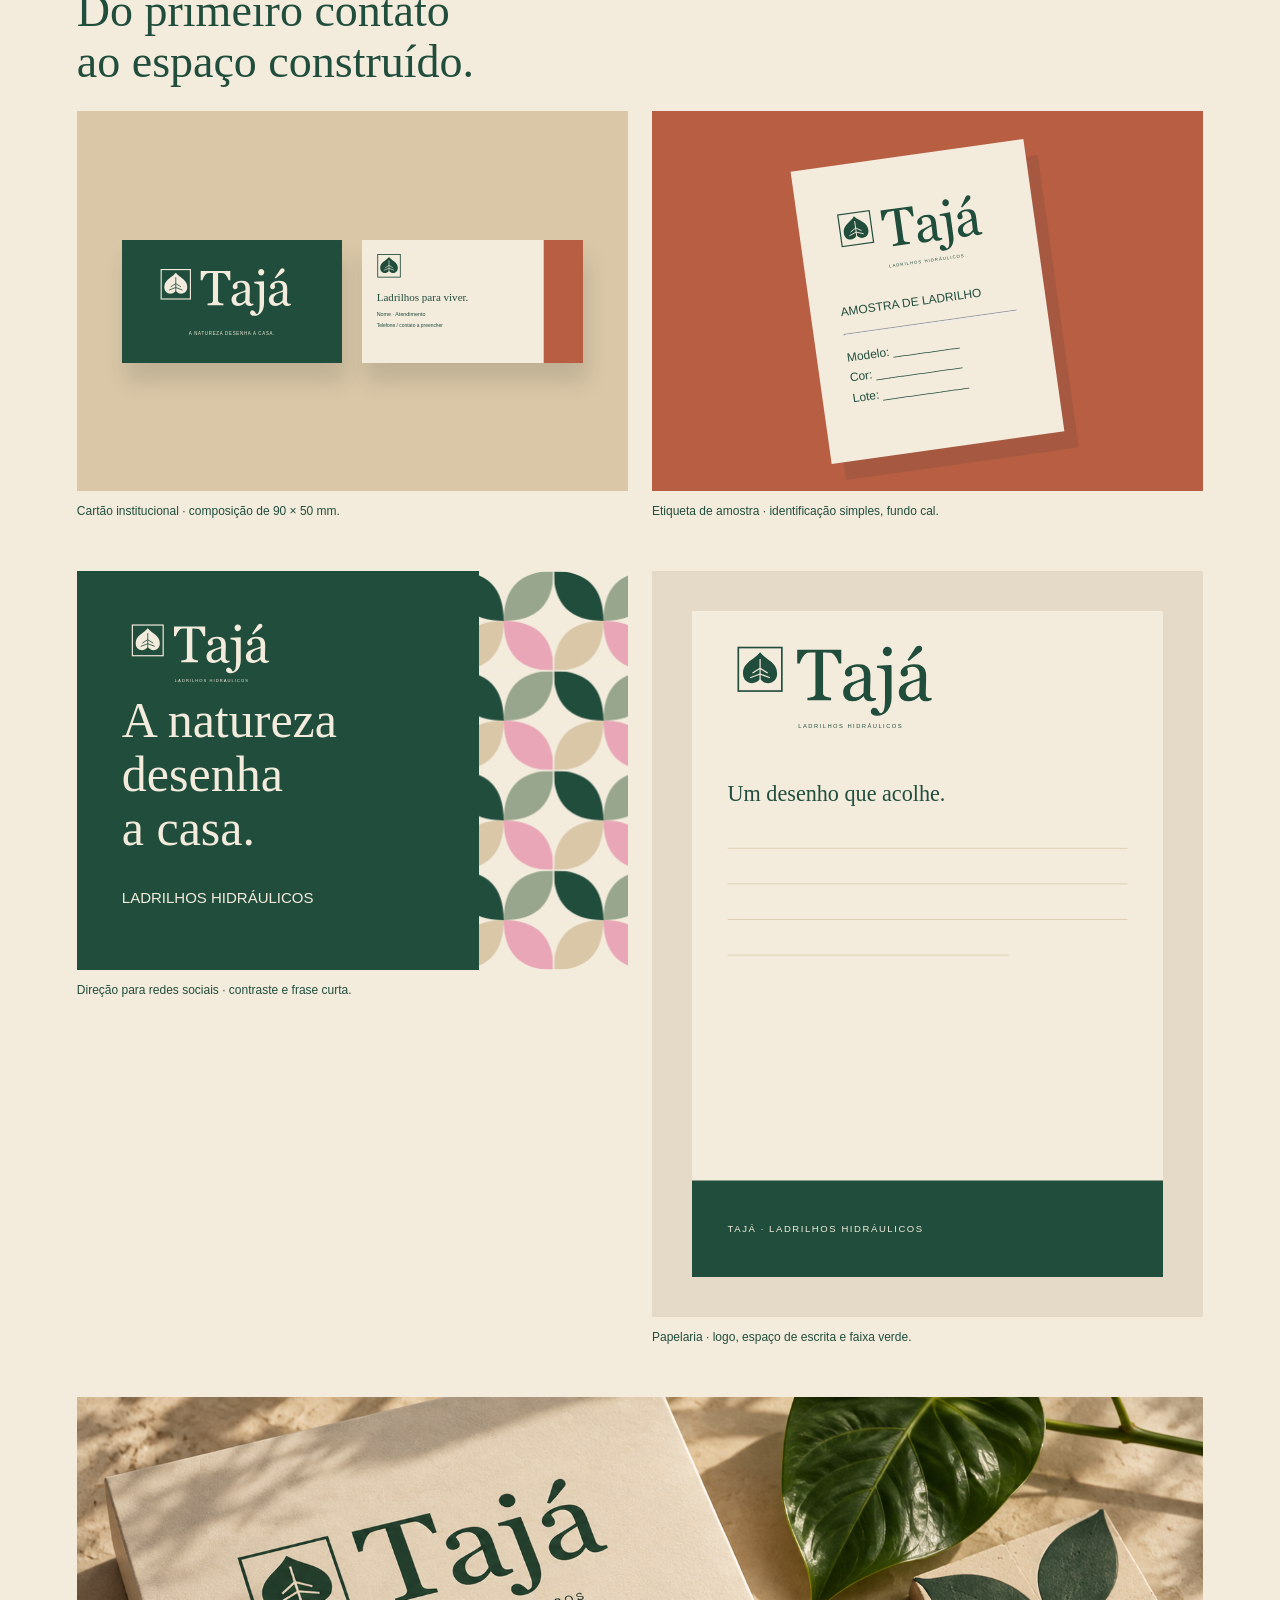
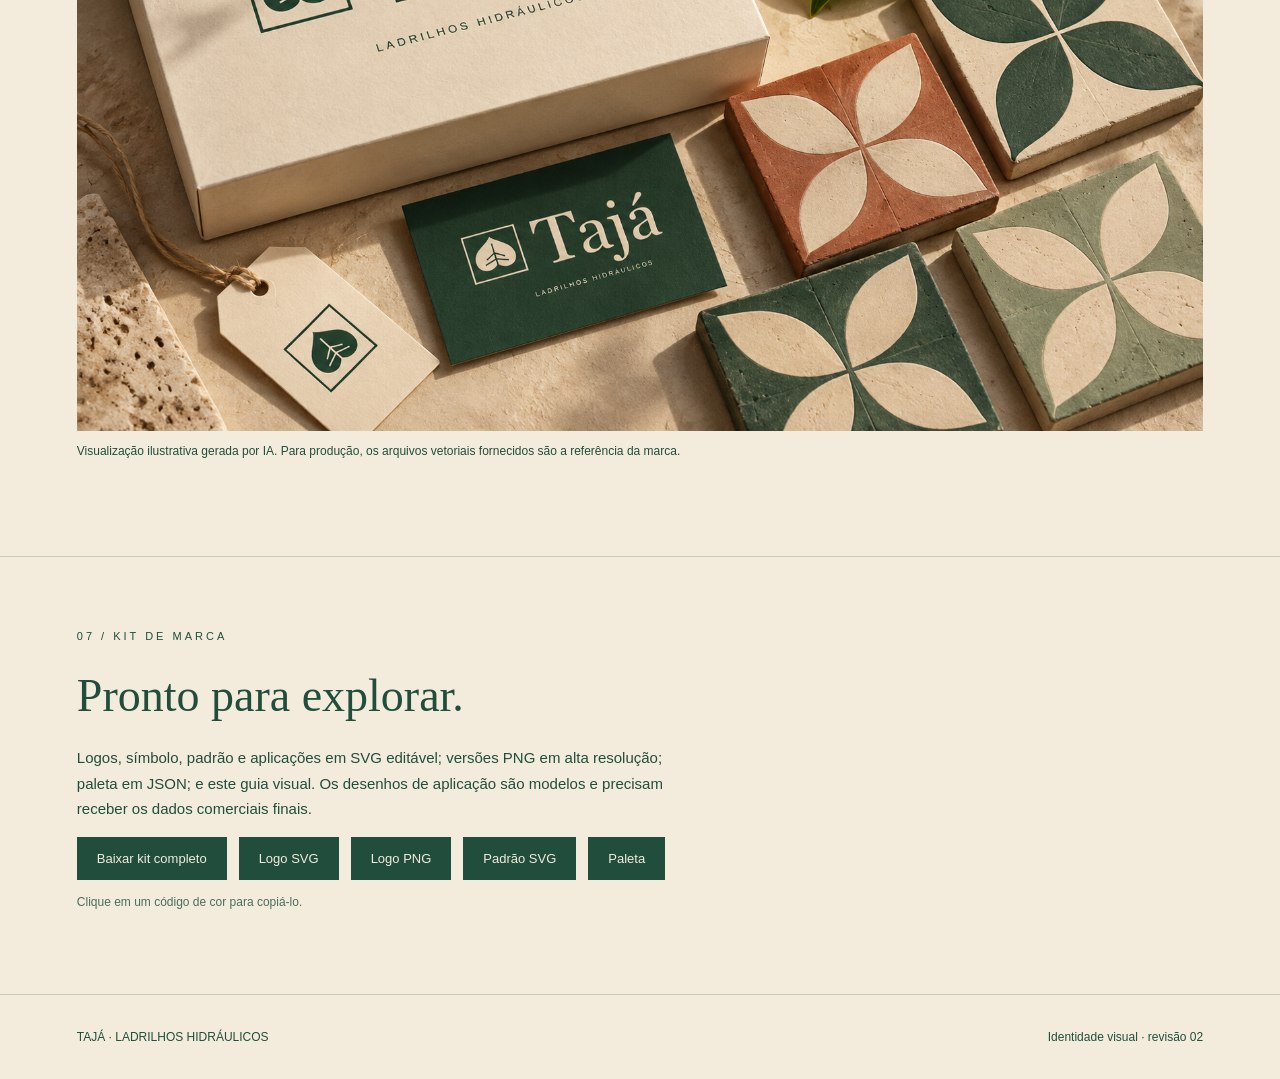
<file: assets/taja-guia-visual.html>
<!doctype html><html lang="pt-BR"><head><meta charset="utf-8"><meta name="viewport" content="width=device-width,initial-scale=1"><title>Tajá — identidade visual</title><style>*{box-sizing:border-box}html{scroll-behavior:smooth}body{margin:0;background:#F3ECDD;color:#214D3C;font-family:Arial,sans-serif}nav{padding:20px 5%;display:flex;justify-content:space-between;border-bottom:1px solid #214d3c33}nav a{color:inherit;text-decoration:none;font-size:12px;margin-left:22px}main{max-width:1500px;margin:auto}section{padding:70px 6%;border-bottom:1px solid #214d3c33}.eyebrow{font-size:11px;letter-spacing:3px;text-transform:uppercase;margin:0 0 25px}h1,h2,h3{font-family:Georgia,serif;font-weight:normal}h1{font-size:clamp(44px,6vw,84px);line-height:1.03;margin:12px 0 25px;letter-spacing:-3px}h2{font-size:46px;line-height:1.1;margin:0 0 24px}h3{font-size:26px;margin:0 0 15px}p{line-height:1.7;font-size:15px;max-width:620px}.hero{display:grid;grid-template-columns:1.2fr 1fr;gap:7%;align-items:center;min-height:650px}.hero-art{aspect-ratio:1;background:#214D3C;display:flex;flex-direction:column;justify-content:center;align-items:center;position:relative;padding:40px}.hero-art img{width:100%}.hero-art small{color:#F3ECDD;letter-spacing:3px;margin-top:15px}.grid{display:grid;grid-template-columns:repeat(2,1fr);gap:24px}.wide{grid-column:1/-1}.panel{padding:40px;background:#e5dac7;min-height:240px;display:flex;align-items:center;justify-content:center}.panel img{width:100%;max-width:510px}.dark{background:#214D3C;color:#F3ECDD}.white{background:#fff}.swatches{display:grid;grid-template-columns:repeat(3,1fr);gap:12px}.swatch{border:1px solid #214d3c33}.swatch .color{height:145px}.swatch .meta{padding:15px;font-size:12px;line-height:1.7}.swatch b{display:block}.swatch button{font:inherit;background:transparent;border:0;padding:0;color:inherit;text-decoration:underline;cursor:pointer}.type{display:grid;grid-template-columns:1fr 1fr;gap:40px}.type .sample{font-size:64px;margin:20px 0}.pattern{width:100%;height:380px;object-fit:cover}.note{font-size:12px;opacity:.8}.rules{display:grid;grid-template-columns:repeat(3,1fr);gap:30px}.rules p{font-size:14px}.mock{min-height:380px;position:relative;overflow:hidden}.cardmock{background:#d9c7a7;display:flex;gap:20px;padding:55px;align-items:center;justify-content:center}.cardmock img{width:50%;box-shadow:4px 18px 20px #292e2925}.tagmock{display:flex;justify-content:center;align-items:center;background:#b85f43;padding:40px}.tag{background:#f3ecdd;padding:40px 30px;width:235px;box-shadow:12px 18px 0 #292e2920;transform:rotate(-8deg)}.tag img{width:100%}.tag p{font-size:12px}.caption{font-size:12px;margin:10px 0 25px}.social{background:#214d3c;padding:45px;color:#f3ecdd;display:flex;flex-direction:column;justify-content:space-between}.social h3{font-size:50px;max-width:350px;line-height:1.08}.social img{width:170px}.social .strip{position:absolute;right:0;top:0;width:27%;height:100%;object-fit:cover}.social>*:not(.strip){position:relative;max-width:65%}.photo{width:100%;display:block}.downloads{display:flex;gap:12px;flex-wrap:wrap}.downloads a{padding:14px 20px;background:#214d3c;color:#f3ecdd;text-decoration:none;font-size:13px}footer{padding:35px 6%;font-size:12px;display:flex;justify-content:space-between}.construction{width:200px;height:200px;padding:40px;background-image:linear-gradient(#214d3c18 1px,transparent 1px),linear-gradient(90deg,#214d3c18 1px,transparent 1px);background-size:20px 20px}.construction img{width:100%;height:100%}@media(max-width:800px){.hero,.grid,.type,.rules{grid-template-columns:1fr}.swatches{grid-template-columns:repeat(3,1fr)}nav a{margin-left:10px}section{padding:40px 6%}h2{font-size:36px}.hero-art{min-height:330px}.cardmock{padding:30px}.panel{padding:20px}.swatch .color{height:100px}}@media print{nav,.downloads,button{display:none}section{break-inside:avoid;padding:35px}body{print-color-adjust:exact;-webkit-print-color-adjust:exact}.hero{min-height:500px}main{max-width:none}}</style></head><body>
<nav><b>TAJÁ / ESTÚDIO DE MARCA</b><div><a href="#marca">Marca</a><a href="#cores">Cores</a><a href="#aplicacoes">Aplicações</a><a href="#arquivos">Arquivos</a></div></nav><main>
<section class="hero"><div><p class="eyebrow">Identidade visual · revisão 02 / 2026</p><h1>A natureza<br>desenha a casa.</h1><p>Tajá é uma loja de ladrilhos hidráulicos com uma linguagem que aproxima o desenho botânico, a matéria e a arquitetura. Uma marca acolhedora, tátil e precisa.</p><p class="note">Conceito de marca: natureza em módulos.</p></div><div class="hero-art"><img src="taja-logo-negativo.svg" alt="Logo Tajá com folha inscrita num ladrilho"><small>MATÉRIA. MEMÓRIA. NATUREZA.</small></div></section>
<section id="marca"><p class="eyebrow">01 / Essência e assinatura</p><div class="grid"><div><h2>Uma folha.<br>Um ladrilho.<br>Um novo desenho.</h2><p>O símbolo parte de uma folha ampla, com recorte inferior e nervura central, e a inscreve em uma moldura quadrada. A folha traz a natureza; o quadrado traz o módulo do piso. O logotipo serifado dá à marca uma presença editorial e aproxima tradição e desenho contemporâneo.</p><p><b>Assinatura:</b> A natureza desenha a casa.</p><p><b>Posicionamento proposto:</b> ladrilhos com expressão botânica para quem quer construir espaços com personalidade, dirigidos a moradores, arquitetos e designers de interiores.</p></div><div class="panel"><img src="taja-logo-principal.svg" alt="Assinatura principal Tajá"></div><div class="panel dark"><img src="taja-logo-negativo.svg" alt="Assinatura negativa"></div><div class="panel" style="background:#E8A6B7"><img src="taja-logo-vinho.svg" alt="Assinatura vinho"></div></div></section>
<section id="cores"><p class="eyebrow">02 / Cor e matéria</p><h2>Verde de folha.<br>Rosa de nervura.</h2><p>A paleta cresce sem perder suas raízes. Verde tajá e cal continuam como base; rosa folha abre uma nova expressão botânica. Vinho nervura cria contraste e verde lima traz luz. Argila, sálvia e areia preservam a relação com a matéria.</p><div class="swatches"><div class="swatch"><div class="color" style="background:#214D3C"></div><div class="meta"><b>Verde tajá</b><button data-color="#214D3C" aria-label="Copiar cor Verde tajá">#214D3C</button><br>RGB 33 / 77 / 60<br>CMYK ≈ 57 / 0 / 22 / 70<br>Principal · 25%</div></div><div class="swatch"><div class="color" style="background:#F3ECDD"></div><div class="meta"><b>Cal</b><button data-color="#F3ECDD" aria-label="Copiar cor Cal">#F3ECDD</button><br>RGB 243 / 236 / 221<br>CMYK ≈ 0 / 3 / 9 / 5<br>Base · 35%</div></div><div class="swatch"><div class="color" style="background:#E8A6B7"></div><div class="meta"><b>Rosa folha</b><button data-color="#E8A6B7" aria-label="Copiar cor Rosa folha">#E8A6B7</button><br>RGB 232 / 166 / 183<br>CMYK ≈ 0 / 28 / 21 / 9<br>Acento · 15%</div></div><div class="swatch"><div class="color" style="background:#B85F43"></div><div class="meta"><b>Argila</b><button data-color="#B85F43" aria-label="Copiar cor Argila">#B85F43</button><br>RGB 184 / 95 / 67<br>CMYK ≈ 0 / 48 / 64 / 28<br>Acento · 8%</div></div><div class="swatch"><div class="color" style="background:#97A68C"></div><div class="meta"><b>Sálvia</b><button data-color="#97A68C" aria-label="Copiar cor Sálvia">#97A68C</button><br>RGB 151 / 166 / 140<br>CMYK ≈ 9 / 0 / 16 / 35<br>Apoio · 5%</div></div><div class="swatch"><div class="color" style="background:#D9C7A7"></div><div class="meta"><b>Areia</b><button data-color="#D9C7A7" aria-label="Copiar cor Areia">#D9C7A7</button><br>RGB 217 / 199 / 167<br>CMYK ≈ 0 / 8 / 23 / 15<br>Apoio · 4%</div></div><div class="swatch"><div class="color" style="background:#292E29"></div><div class="meta"><b>Carvão</b><button data-color="#292E29" aria-label="Copiar cor Carvão">#292E29</button><br>RGB 41 / 46 / 41<br>CMYK ≈ 11 / 0 / 11 / 82<br>Texto · 3%</div></div><div class="swatch"><div class="color" style="background:#78344C"></div><div class="meta"><b>Vinho nervura</b><button data-color="#78344C" aria-label="Copiar cor Vinho nervura">#78344C</button><br>RGB 120 / 52 / 76<br>CMYK ≈ 0 / 57 / 37 / 53<br>Apoio · 3%</div></div><div class="swatch"><div class="color" style="background:#C5D56A"></div><div class="meta"><b>Verde lima</b><button data-color="#C5D56A" aria-label="Copiar cor Verde lima">#C5D56A</button><br>RGB 197 / 213 / 106<br>CMYK ≈ 8 / 0 / 50 / 16<br>Apoio · 2%</div></div></div><p class="note">Verde e vinho funcionam sobre rosa. Cal funciona sobre verde e vinho. Lima é um acento gráfico, não uma cor para texto em fundo claro. Proporções orientam peças institucionais; não são uma regra para os produtos. CMYK é uma conversão aproximada: a gráfica deve ajustar ao perfil e ao papel. Use carvão ou verde sobre cal para textos; mantenha sálvia e areia em áreas gráficas.</p></section>
<section><p class="eyebrow">03 / Tipografia</p><div class="type"><div><h2>Georgia</h2><div class="sample" style="font-family:Georgia">Aa · Tajá</div><p>Serifada para títulos e frases de campanha. Regular, com entrelinha de 105–115%, em composições curtas e generosas. O logotipo fornecido possui o nome convertido em curvas.</p></div><div><h2 style="font-family:Arial">Arial</h2><div class="sample">Aa 0123</div><p>Regular para textos; Bold para informação e identificação de produtos. Entrelinha de 150–170%. Em textos digitais, começar em 16 px. Os arquivos de fonte não são distribuídos neste kit.</p></div></div><p class="note">O descritor “LADRILHOS HIDRÁULICOS” permanece como texto editável nos SVGs e usa Arial. Antes de enviar à produção, converta esse descritor em curvas no editor vetorial.</p></section>
<section><p class="eyebrow">04 / Sistema gráfico</p><h2>A folha vira ritmo.</h2><div class="grid"><div><img class="pattern" src="taja-padrao-botanico.svg" alt="Padrão de folhas geométricas em módulos quadrados"></div><div><h3>Jardim modular</h3><p>Curvas espelhadas se encontram no centro de cada módulo. A repetição cria um jardim geométrico para embalagens, papel de seda, fundos de campanha e detalhes de sinalização.</p><p>Use o padrão em faixas ou em superfícies amplas. Reserve uma área lisa para o logo e para a leitura. O padrão é um grafismo de marca; uma linha de ladrilhos com esse desenho dependerá de desenvolvimento técnico.</p><h3>Direção de fotografia</h3><p>Luz lateral natural, superfícies foscas, enquadramentos de detalhe, plantas como presença secundária e ambientes vividos. Mostrar textura e desenho sem saturação excessiva ou filtros verdes.</p></div></div></section>
<section><p class="eyebrow">05 / Regras de uso</p><div class="rules"><div><div class="construction"><img src="taja-simbolo-principal.svg" alt="Símbolo com área de respiro"></div><h3>Respiro</h3><p>Mantenha uma margem livre de ao menos ¼ da largura do símbolo em todos os lados. Logo sobre fundo liso ou fotografia com baixa informação.</p></div><div><h3>Tamanho mínimo</h3><p>Logo com descritor: 220 px em telas ou 45 mm em impressão. Abaixo disso, use símbolo ou logotipo sem descritor. Símbolo: mínimo de 32 px ou 8 mm.</p><h3>Versões</h3><p>Verde em fundos claros. Cal em fundos escuros. Preto para reprodução em uma cor. Terracota como alternativa em peças de campanha.</p></div><div><h3>Integridade</h3><p>Preserve proporções, acento e composição. Evite contornos adicionais, sombras no logo, rotação, cores fora da paleta e fundos que escondam as nervuras.</p><h3>Tom de voz</h3><p>Sensorial, próximo e claro. Fale de textura, encontro, desenho e casa. “Um desenho que acolhe.” “Da folha ao piso.” Evite promessas técnicas ou de fabricação sem comprovação.</p></div></div></section>
<section id="aplicacoes"><p class="eyebrow">06 / A marca em uso</p><h2>Do primeiro contato<br>ao espaço construído.</h2><div class="grid"><div><div class="mock cardmock"><img src="taja-cartao-frente.svg" alt="Frente de cartão Tajá"><img src="taja-cartao-verso.svg" alt="Verso de cartão Tajá"></div><p class="caption">Cartão institucional · composição de 90 × 50 mm.</p></div><div><div class="mock tagmock"><div class="tag"><img src="taja-logo-principal.svg" alt="Logo em etiqueta"><p>AMOSTRA DE LADRILHO</p><hr><p>Modelo: __________<br>Cor: _____________<br>Lote: _____________</p></div></div><p class="caption">Etiqueta de amostra · identificação simples, fundo cal.</p></div><div><div class="mock social"><img class="strip" src="taja-padrao-botanico.svg" alt="Faixa de padrão"><img src="taja-logo-negativo.svg" alt="Tajá"><h3>A natureza<br>desenha<br>a casa.</h3><p>LADRILHOS HIDRÁULICOS</p></div><p class="caption">Direção para redes sociais · contraste e frase curta.</p></div><div><div class="mock panel"><img src="taja-papelaria.svg" alt="Composição de papel timbrado"></div><p class="caption">Papelaria · logo, espaço de escrita e faixa verde.</p></div><div class="wide"><img class="photo" src="taja-aplicacao.png" alt="Visualização conceitual da Tajá aplicada a materiais e ladrilhos"><p class="caption">Visualização ilustrativa gerada por IA. Para produção, os arquivos vetoriais fornecidos são a referência da marca.</p></div></div></section>
<section id="arquivos"><p class="eyebrow">07 / Kit de marca</p><h2>Pronto para explorar.</h2><p>Logos, símbolo, padrão e aplicações em SVG editável; versões PNG em alta resolução; paleta em JSON; e este guia visual. Os desenhos de aplicação são modelos e precisam receber os dados comerciais finais.</p><div class="downloads"><a href="taja-kit-de-marca.zip" download>Baixar kit completo</a><a href="taja-logo-principal.svg" download>Logo SVG</a><a href="taja-logo-principal.png" download>Logo PNG</a><a href="taja-padrao-botanico.svg" download>Padrão SVG</a><a href="taja-paleta.json" download>Paleta</a></div><p class="note" id="copied" aria-live="polite">Clique em um código de cor para copiá-lo.</p></section></main><footer><span>TAJÁ · LADRILHOS HIDRÁULICOS</span><span>Identidade visual · revisão 02</span></footer><script>document.querySelectorAll('[data-color]').forEach(b=>b.onclick=async()=>{try{await navigator.clipboard.writeText(b.dataset.color);document.getElementById('copied').textContent='Cor copiada: '+b.dataset.color}catch(e){document.getElementById('copied').textContent='Selecione e copie: '+b.dataset.color}});</script></body></html>
</file>
<file: style.css>
:root{--green:#214D3C;--cream:#F3ECDD;--pink:#E8A6B7;--wine:#78344C;--lime:#C5D56A;--terra:#B85F43;--ink:#292E29;--scroll:0;--header:82px}*{box-sizing:border-box}html{scroll-behavior:smooth;scroll-padding-top:90px}body{margin:0;background:var(--cream);color:var(--green);font-family:Arial,Helvetica,sans-serif;overflow-x:clip}a{color:inherit}button{font:inherit;cursor:pointer}a:focus-visible,button:focus-visible{outline:3px solid var(--wine);outline-offset:6px}img{display:block;max-width:100%}h1,h2,h3,p{margin:0}h1,h2,h3{font-family:Georgia,'Times New Roman',serif;font-weight:400}p{line-height:1.65}.skip{position:fixed;top:-100px;z-index:99;background:var(--cream);padding:15px}.skip:focus{top:10px}.reading-progress{position:fixed;top:0;left:0;z-index:30;height:3px;background:var(--wine);width:calc(var(--scroll)*100%)}.site-header{height:var(--header);padding:10px 5%;display:flex;justify-content:space-between;align-items:center;border-bottom:1px solid #214d3c2b;position:sticky;top:0;z-index:20;background:#f3ecdded;backdrop-filter:blur(12px)}.brand{width:100px;display:block}.brand img{width:100%;height:56px;object-fit:contain}.site-header nav{display:flex;gap:35px}.site-header nav a{font-size:14px;text-decoration:none}.header-label{font-size:12px;letter-spacing:2px}.eyebrow{font-size:12px;letter-spacing:2.8px;line-height:1.7}.hero{min-height:calc(100svh - var(--header));position:relative;padding:70px 6% 95px;display:grid;grid-template-columns:1.07fr 1fr;gap:5%;align-items:center}.hero h1{font-size:clamp(55px,6.8vw,106px);line-height:1.05;letter-spacing:-4.5px;margin:30px 0}.hero h1 em{font-weight:400;color:var(--wine)}.intro{font-size:18px;line-height:1.7;max-width:430px}.text-link{display:inline-block;font-size:14px;text-underline-offset:7px;margin-top:28px}.hero-garden{position:relative;isolation:isolate;aspect-ratio:1;width:100%;max-width:590px;margin:0 auto}.garden-back{position:absolute;inset:2% -3% 9% 6%;background:var(--pink);border-radius:50% 50% 0 0;transform:rotate(9deg);z-index:-1}.garden-board{position:absolute;inset:9% 4% 13% 0;transform:rotate(-7deg);box-shadow:0 24px 40px #214d3c16;overflow:hidden}.garden-board img{width:100%;height:100%;object-fit:cover}.garden-square{position:absolute;right:-5%;bottom:4%;width:38%;aspect-ratio:1;transform:rotate(8deg);box-shadow:0 16px 28px #214d3c25;background:var(--cream)}.garden-square img{width:100%;height:100%;object-fit:cover}.seal{position:absolute;top:0;right:3%;width:100px;height:100px;border-radius:50%;padding:22px;background:var(--green);box-shadow:0 0 0 8px var(--cream)}.seal img{width:100%;height:100%}.garden-caption{position:absolute;bottom:-24px;left:0;font-size:12px;letter-spacing:2px}.hero-bottom{position:absolute;left:6%;right:6%;bottom:28px;display:flex;justify-content:space-between;font-size:12px;letter-spacing:1px}section{scroll-margin-top:var(--header)}
@media(min-width:1800px){.hero{padding-left:10%;padding-right:10%;gap:10%}.hero h1{font-size:125px}.hero-garden{max-width:720px}}
@media(max-width:800px){:root{--header:70px}.site-header{padding:7px 6%}.header-label{display:none}.site-header nav{gap:20px}.brand{width:83px}.hero{padding:48px 7% 80px;grid-template-columns:1fr;gap:55px}.hero h1{font-size:clamp(50px,11.8vw,80px);letter-spacing:-2px}.intro{font-size:17px}.hero-garden{max-width:460px;width:90%;margin-bottom:35px}.hero-bottom span:last-child{display:none}.hero-bottom{bottom:20px}.seal{width:80px;height:80px;padding:18px}.eyebrow{font-size:12px;letter-spacing:1.7px}.garden-caption{font-size:11px}}
@media(prefers-reduced-motion:reduce){html{scroll-behavior:auto}*{animation:none!important;transition:none!important}}
.origin{height:280vh;background:var(--pink);position:relative;--story:0}.origin-sticky{position:sticky;top:var(--header);height:calc(100svh - var(--header));display:grid;grid-template-columns:1fr 1fr;align-items:center;padding:55px 7%;gap:7%;overflow:hidden}.origin-copy{position:relative;min-height:400px}.chapter{position:absolute;top:65px;opacity:0;visibility:hidden;transform:translateY(30px);transition:opacity .5s,transform .6s,visibility .5s}.chapter.active{opacity:1;visibility:visible;transform:translateY(0)}.chapter-number{font-family:Georgia,serif;font-size:26px;color:var(--wine)}.chapter h2{font-size:clamp(38px,4.8vw,76px);line-height:1.09;letter-spacing:-2.5px;margin:16px 0 28px}.chapter em{color:var(--wine)}.chapter p{font-size:17px}.chapter-dots{position:absolute;bottom:0;display:flex;gap:14px}.chapter-dots span{height:5px;width:25px;background:#78344c30;transition:background .4s,width .4s}.chapter-dots .active{background:var(--wine);width:45px}.origin-stage{width:100%;aspect-ratio:1;position:relative;max-width:610px;margin:auto}.stage-grid{position:absolute;inset:0;background-image:linear-gradient(#78344c18 1px,transparent 1px),linear-gradient(90deg,#78344c18 1px,transparent 1px);background-size:12.5% 12.5%;border:1px solid #78344c18}.stage-symbol{position:absolute;inset:16%;transform:scale(var(--leaf-scale,1));opacity:var(--leaf-opacity,1)}.stage-symbol img{width:100%;height:100%;object-fit:contain}.stage-pink{position:absolute;inset:7%;border:2px solid var(--wine);transform:rotate(var(--frame-turn,0deg));opacity:var(--frame-opacity,0)}.stage-pattern{position:absolute;inset:0;overflow:hidden;clip-path:circle(var(--pattern-reveal,0%) at 50% 50%);transform:rotate(var(--pattern-turn,-12deg)) scale(1.04)}.stage-pattern img{height:100%;width:100%;object-fit:cover}.stage-note{position:absolute;bottom:-32px;left:0;font-size:12px;letter-spacing:2px}.type-ribbon{overflow:hidden;padding:32px 0;background:var(--wine);color:var(--pink)}.type-ribbon div{white-space:nowrap;font-family:Georgia,serif;font-size:clamp(38px,5vw,82px);line-height:1;will-change:transform}.type-ribbon i{color:var(--cream);font-weight:400}.garden-section{padding:115px 7%;background:var(--cream)}.section-heading{display:grid;grid-template-columns:1fr 1fr;gap:25px;align-items:end;margin-bottom:60px}.section-heading>.eyebrow{grid-column:1/-1}.section-heading h2,.color-intro h2,.material-copy h2{font-size:clamp(40px,4.7vw,72px);line-height:1.1;letter-spacing:-2px}.section-heading h2 em,.material-copy h2 em{color:var(--wine)}.section-heading>p:last-child{font-size:18px;padding-bottom:6px}.garden-explorer{display:grid;grid-template-columns:1.35fr 1fr;align-items:center;gap:8%}.tile-board{display:grid;grid-template-columns:repeat(4,1fr);gap:3px;background:var(--cream);aspect-ratio:1;box-shadow:20px 24px 0 var(--pink);--tile-file:url('assets/taja-padrao-botanico.svg')}.tile{position:relative;aspect-ratio:1;overflow:hidden;opacity:1;transform:translateY(0);transition:opacity .65s,transform .8s cubic-bezier(.2,.75,.3,1);background:var(--cream)}.tile::before{content:"";position:absolute;inset:0;background-image:var(--tile-file);background-size:400% 400%;transition:opacity .3s}.js .tile.waiting{opacity:0;transform:translateY(45px) rotate(8deg)}.tile:nth-child(4n+2)::before{transform:rotate(90deg)}.tile:nth-child(4n+3)::before{transform:rotate(180deg)}.tile:nth-child(4n)::before{transform:rotate(270deg)}.explorer-aside .mini-label{font-size:12px;letter-spacing:2px}.explorer-aside h3{font-size:58px;color:var(--wine);margin:18px 0}.explorer-aside>p{font-size:17px;max-width:390px}.palette-choices{display:grid;grid-template-columns:1fr 1fr;gap:12px;margin-top:30px}.choice{display:flex;align-items:center;gap:12px;border:1px solid #214d3c40;background:transparent;color:var(--green);padding:13px 12px;font-size:14px;text-align:left;transition:background .2s,border .2s}.choice.active{background:#214d3c0e;border:2px solid var(--green);padding:12px 11px}.choice-preview{width:40px;height:32px;display:block;background:linear-gradient(90deg,var(--a) 33%,var(--b) 33% 66%,var(--c) 66%)}.explorer-aside .small-note,.small-note{font-size:12px;margin-top:25px;opacity:.8}.live-status{font-size:12px;min-height:24px}.colors-section{padding:110px 7%;background:var(--wine);color:var(--cream)}.color-intro{max-width:830px}.color-intro h2{margin:28px 0}.color-intro h2 em{color:var(--pink)}.color-intro>p:last-child{font-size:18px;max-width:680px}.color-strip{display:grid;grid-template-columns:repeat(9,1fr);gap:10px;margin-top:55px}.color-chip{background:none;border:0;color:var(--cream);padding:0;text-align:left;min-width:0}.color-chip:focus-visible{outline-color:var(--cream)}.color-chip .pigment{height:180px;display:block;background:var(--color);transition:transform .3s;transform-origin:bottom}.color-chip:hover .pigment{transform:translateY(-10px)}.color-chip .color-name{font-size:13px;display:block;margin:13px 0 5px;line-height:1.4;min-height:36px}.color-chip .hex{font-size:12px;opacity:.8}.copy-status{margin-top:26px;font-size:13px;min-height:23px}.material-section{display:grid;grid-template-columns:1.2fr 1fr;gap:6%;padding:110px 7%;align-items:center}.material-photo{position:relative;overflow:hidden}.material-photo img{width:100%;aspect-ratio:1;object-fit:cover}.material-photo>span{position:absolute;bottom:20px;left:20px;background:var(--cream);padding:12px 15px;font-size:12px;letter-spacing:2px}.material-copy h2{font-size:clamp(38px,4vw,62px);margin:27px 0}.material-copy>p:not(.eyebrow):not(.small-note){font-size:17px}.brand-ending{position:relative;background:var(--green);color:var(--cream);padding:110px 7%;isolation:isolate;overflow:hidden}.ending-pattern{position:absolute;inset:0;background-image:url('assets/taja-padrao-botanico.svg');background-size:300px;opacity:.055;z-index:-1;transform:rotate(-10deg) scale(1.4)}.ending-content{text-align:center}.ending-content>img{width:450px;margin:auto}.ending-content>p{font-family:Georgia,serif;font-size:38px;margin:12px 0 45px}.ending-links{display:flex;gap:35px;justify-content:center}.ending-links a{font-size:14px;text-underline-offset:5px}footer{padding:25px 7%;display:flex;justify-content:space-between;background:var(--green);color:var(--cream);border-top:1px solid #f3ecdd30;font-size:12px;letter-spacing:1px}.reveal{opacity:1;transform:translateY(0)}.js .reveal.waiting{opacity:0;transform:translateY(30px)}.reveal{transition:opacity .8s,transform .9s cubic-bezier(.2,.75,.3,1)}
@media(max-width:1000px){.color-strip{grid-template-columns:repeat(5,1fr)}.color-chip .pigment{height:135px}.origin-copy{min-height:370px}.chapter h2{font-size:48px}.garden-explorer{gap:7%}}
@media(max-width:800px){.origin{height:280svh}.origin-sticky{padding:35px 8% 55px;grid-template-columns:1fr;gap:20px;grid-template-rows:1fr 1.15fr}.origin-copy{min-height:240px;height:100%}.chapter{top:35px}.chapter h2{font-size:clamp(34px,8.3vw,50px);letter-spacing:-1px;margin:10px 0 15px}.chapter-number{font-size:19px}.chapter p{font-size:15px}.chapter-dots{bottom:0}.origin-stage{height:100%;width:auto;max-height:340px}.stage-note{font-size:10px;bottom:-25px;letter-spacing:1px}.garden-section,.colors-section,.material-section{padding:70px 7%}.section-heading{grid-template-columns:1fr;gap:22px;margin-bottom:40px}.section-heading>p:last-child{font-size:17px}.garden-explorer{grid-template-columns:1fr;gap:65px}.tile-board{max-width:580px;box-shadow:12px 14px 0 var(--pink)}.explorer-aside h3{font-size:47px}.palette-choices{max-width:440px}.color-strip{grid-template-columns:repeat(3,1fr);gap:24px 12px;margin-top:38px}.color-chip .pigment{height:120px}.color-chip .color-name{min-height:0}.color-intro>p:last-child{font-size:17px}.material-section{grid-template-columns:1fr;gap:45px}.material-photo img{aspect-ratio:1.25}.brand-ending{padding:65px 7%}.ending-content>img{max-width:350px;width:100%}.ending-content>p{font-size:27px}.ending-links{gap:25px;flex-wrap:wrap}footer{gap:20px;flex-direction:column}.type-ribbon{padding:23px 0}}
@media(prefers-reduced-motion:reduce){.origin{height:auto}.origin-sticky{position:relative;height:auto;min-height:650px}.origin-copy{min-height:0}.chapter{position:static;opacity:1;visibility:visible;transform:none;margin:25px 0}.chapter-dots{display:none}.origin-stage{width:100%;height:auto}.stage-symbol,.stage-pink{display:none}.stage-pattern{clip-path:none;transform:none}.js .tile.waiting,.js .reveal.waiting{opacity:1;transform:none}.type-ribbon div{transform:none!important}}
</file>
<file: atelier.css>
.garden-explorer{grid-template-columns:minmax(0,1.18fr) minmax(0,1fr);align-items:start;gap:6%}.workbench{position:sticky;top:110px;min-width:0}.board-top{display:flex;align-items:center;justify-content:space-between;gap:15px;margin-bottom:16px;font-size:14px}.board-top>span:first-child{font-family:Georgia,serif;font-size:24px}.board-top>span:last-child{font-size:12px;white-space:nowrap}.tile-board{box-shadow:12px 14px 0 var(--pink);gap:3px}.atelier-tile{border:0;padding:0;position:relative;background:var(--cream);width:100%;display:block;transition:box-shadow .2s;isolation:isolate}.atelier-tile::before{display:none}.atelier-tile>svg{width:100%;height:100%;display:block}.atelier-tile.selected::after{content:"";position:absolute;inset:3px;border:2px solid var(--wine);pointer-events:none;box-shadow:0 0 0 1px var(--cream)}.atelier-tile.swap-source::after{border-style:dashed;border-width:4px}.atelier-tile:focus-visible{outline:3px solid var(--wine);outline-offset:1px;z-index:3}.piece-number{position:absolute;bottom:5px;left:6px;background:#f3ecdddb;color:var(--green);font-size:10px;min-width:19px;min-height:19px;padding:3px;opacity:0;pointer-events:none}.atelier-tile:hover .piece-number,.atelier-tile.selected .piece-number{opacity:1}.tile-board[data-tool="paint"] .atelier-tile{cursor:crosshair}.tile-board[data-tool="swap"] .atelier-tile{cursor:grab}.board-tools{display:grid;grid-template-columns:repeat(4,1fr);gap:7px;margin-top:30px}.board-tools button,.board-actions button,.scope-controls button,.random-actions button{border:1px solid #214d3c40;color:var(--green);background:transparent;padding:12px 10px;min-height:43px;font-size:13px;line-height:1.3}.board-tools button.active,.scope-controls button.active{background:var(--green);color:var(--cream);border-color:var(--green)}.board-hint{font-size:13px;min-height:45px;margin:13px 0}.board-actions{display:flex;gap:8px;flex-wrap:wrap}.board-actions button{font-size:12px;flex:1 1 auto}.board-actions button:disabled{opacity:.4;cursor:default}.workbench>.live-status{margin-top:12px;min-height:36px}.editor-group{margin-bottom:27px}.editor-group>.mini-label{display:block;font-size:12px;letter-spacing:1.5px;margin-bottom:13px}.editor-group select{appearance:auto;display:block;width:100%;font:18px Georgia,serif;background:transparent;color:var(--green);border:1px solid #214d3c50;padding:12px 10px;border-radius:0}.editor-group select:focus-visible,.area-color input:focus-visible,#paint-color:focus-visible{outline:3px solid var(--wine);outline-offset:3px}#design-description{font-size:14px;line-height:1.6;margin:12px 0 20px;min-height:45px}.design-gallery{display:grid;grid-template-columns:repeat(4,minmax(0,1fr));gap:10px}.design-gallery button{background:transparent;color:var(--green);border:0;padding:0;text-align:left}.design-gallery svg{display:block;width:100%;aspect-ratio:1;border:2px solid transparent;padding:3px;transition:transform .25s}.design-gallery button.active svg{border-color:var(--wine)}.design-gallery button:hover svg{transform:translateY(-4px)}.design-gallery span{font-size:11px;line-height:1.3;display:block;margin-top:4px;min-height:26px}.scope-controls{display:flex;gap:8px}.scope-controls button{flex:1}.area-colors{display:grid;grid-template-columns:repeat(2,minmax(0,1fr));gap:10px}.area-color{display:flex;gap:10px;align-items:center;border:1px solid #214d3c25;padding:10px;font-size:13px;min-width:0}.area-color input,#paint-color{width:36px;height:36px;border:0;padding:0;background:transparent;flex:none;cursor:pointer}.area-color small{display:block;font-size:10px;letter-spacing:.5px;margin-top:3px;opacity:.7}.paint-color-label{margin-top:14px;display:flex;align-items:center;gap:15px;font-size:14px}.editor-help{font-size:12px;margin-top:12px;line-height:1.6}.palette-presets{border-top:1px solid #214d3c30;padding-top:15px}.palette-presets summary{font-size:14px;cursor:pointer}.palette-presets h3{font-size:30px;margin:20px 0 10px}.palette-presets>p{font-size:14px}.palette-presets .palette-choices{margin:20px 0}.random-actions{display:grid;grid-template-columns:1fr 1fr;gap:10px;margin-top:25px}.random-actions .primary-action{grid-column:1/-1;background:var(--wine);color:var(--cream);border-color:var(--wine);font-size:16px;padding:15px}.hero-garden{transform:perspective(900px) rotateX(var(--tilt-x,0deg)) rotateY(var(--tilt-y,0deg));transition:transform .18s}.ending-pattern{background-color:var(--glow-color,transparent);transition:background-color .6s}.color-chip:active .pigment{transform:translateY(-12px) scale(.96)}.atelier-tile svg g{transition:transform .35s cubic-bezier(.2,.8,.3,1)}
@media(max-width:1000px){.board-top>span:first-child{font-size:20px}.board-tools{grid-template-columns:1fr 1fr}.design-gallery{grid-template-columns:repeat(3,minmax(0,1fr))}.board-actions button{flex-basis:40%}}
@media(max-width:800px){.garden-explorer{grid-template-columns:1fr;gap:45px}.workbench{position:static}.board-tools{grid-template-columns:repeat(4,1fr)}.board-tools button{font-size:11px;padding:10px 5px}.board-actions button{font-size:12px}.board-top>span:first-child{font-size:22px}.design-gallery{grid-template-columns:repeat(4,minmax(0,1fr))}.explorer-aside .small-note{margin-top:18px}.editor-group{margin-bottom:24px}.board-hint{font-size:12px;min-height:38px}.workbench>.live-status{font-size:12px;min-height:30px}.atelier-tile.selected::after{inset:2px;border-width:2px}}
.material-photo img{transform:translateY(var(--photo-drift,0px)) scale(1.08);will-change:transform}
@media(prefers-reduced-motion:reduce){.hero-garden,.material-photo img{transform:none!important}.atelier-tile svg g{transition:none}}
</file>
<file: export.css>
#export-dialog{width:min(560px,92vw);max-height:90svh;overflow:auto;border:0;background:#F3ECDD;color:#214D3C;padding:25px}#export-dialog::backdrop{background:#214d3ca8;backdrop-filter:blur(5px)}.export-heading{display:flex;align-items:center;justify-content:space-between;gap:15px;margin-bottom:20px}.export-heading h3{font-size:30px}.export-heading button{border:0;background:transparent;color:inherit;text-decoration:underline;font-size:14px}#export-preview svg{width:100%;height:auto;max-height:50svh}#export-dialog p{font-size:14px;margin:18px 0}.export-actions{display:flex;gap:12px;align-items:center}.export-actions a,.export-actions button{background:#214D3C;color:#F3ECDD;font:14px Arial,sans-serif;padding:13px 20px;border:0;text-decoration:none}#export-source{width:100%;height:100px;font:12px monospace}#export-status{min-height:20px}
</file>
<file: motion.css>
.fauna-story{height:235svh;margin:35px -8.14% 0;position:relative}
.fauna-sticky{height:calc(100svh - var(--header,82px));min-height:480px;position:sticky;top:var(--header,82px);overflow:hidden;display:grid;place-items:center;isolation:isolate;--join:1;--arrive:1;--bloom:1}
.assembly-logo{position:relative;width:min(64vw,780px);aspect-ratio:660/300;z-index:2}
.assembly-logo img{position:absolute;width:100%;height:100%;inset:0;will-change:transform,opacity}
.assembly-leaf{transform:translate(calc((1 - var(--join))*-65%),calc((1 - var(--join))*22%)) rotate(calc((1 - var(--join))*-55deg));opacity:calc(.2 + var(--join)*.8)}
.assembly-name{transform:translateX(calc((1 - var(--join))*32%));opacity:var(--join)}
.fauna-illustration{position:absolute;inset:3% 9% 19%;pointer-events:none;opacity:var(--arrive);transform:translateY(calc((1 - var(--arrive))*65px)) scale(calc(.85 + var(--arrive)*.15));z-index:1}
.fauna-illustration img{position:absolute;inset:0;width:100%;height:100%;object-fit:contain}
.fauna-birds{clip-path:inset(0 60% 50% 0);transform:translateX(calc((1 - var(--arrive))*-45px))}
.fauna-toucan{clip-path:inset(0 0 25% 60%);transform:translateX(calc((1 - var(--arrive))*45px))}
.fauna-caiman{clip-path:inset(50% 42% 0 0);transform:translateX(calc((1 - var(--arrive))*-65px))}
.color-orbit{position:absolute;width:min(54vw,680px);aspect-ratio:1;border:1px solid #e8a6b74d;border-radius:50%;z-index:-1;transform:scale(calc(.55 + var(--bloom)*.45)) rotate(calc(var(--bloom)*90deg));opacity:calc(.15 + var(--bloom)*.65)}
.orbit-one{background:radial-gradient(circle,#e8a6b717 0,transparent 65%)}
.orbit-two{width:min(72vw,940px);border-style:dashed;transform:scale(calc(.6 + var(--bloom)*.4)) rotate(calc(var(--bloom)*-65deg));border-color:#c5d56a30}
.fauna-caption{position:absolute;bottom:9%;text-align:center;font:clamp(19px,2.5vw,30px)/1.35 Georgia,serif;color:#F3ECDD;opacity:1;background:#78344C;padding:12px 24px;border-radius:3px;transform:translateY(calc((1 - var(--bloom))*25px));z-index:3}
.fauna-caption em{color:var(--pink)}
.scene-track{position:absolute;bottom:5%;width:85px;height:2px;background:#f3ecdd30}
.scene-track span{display:block;background:var(--pink);width:calc(var(--progress,1)*100%);height:100%}
.color-chip .pigment{border-radius:calc(var(--chip-round,0)*1px) calc(var(--chip-round,0)*1px) 0 0}
.brand-ending{--end-progress:1;min-height:600px;display:grid;align-items:center}
.brand-ending .ending-pattern{transform:translateY(calc((1 - var(--end-progress))*75px)) rotate(calc(-18deg + var(--end-progress)*16deg)) scale(1.5);opacity:calc(.035 + var(--end-progress)*.07);will-change:transform}
.brand-ending .ending-content>img{transform:translateY(calc((1 - var(--end-progress))*45px)) scale(calc(.88 + var(--end-progress)*.12));will-change:transform}
.brand-ending .ending-content>p{transform:translateY(calc((1 - var(--end-progress))*25px))}
@media(max-width:800px){.fauna-story{height:205svh}.fauna-sticky{min-height:450px}.assembly-logo{width:92vw}.fauna-illustration{inset:0 2% 8%}.fauna-illustration img{object-fit:contain}.color-orbit{width:82vw}.orbit-two{width:120vw}.fauna-caption{bottom:12%}.brand-ending{min-height:500px}}
@media(prefers-reduced-motion:reduce){.fauna-story{height:auto;margin-top:40px}.fauna-sticky{position:relative;top:auto;height:600px;--join:1!important;--arrive:1!important;--bloom:1!important;--progress:1!important}.brand-ending{--end-progress:1!important}.scene-track{display:none}.assembly-logo img,.fauna-illustration,.color-orbit,.fauna-caption,.brand-ending .ending-pattern,.brand-ending .ending-content>img,.brand-ending .ending-content>p{will-change:auto}}
@media(max-width:800px){.fauna-caiman{transform:translate(calc((1 - var(--arrive))*-65px),70px)}}
.color-intro,.color-intro.waiting{opacity:1!important;transform:none!important;color:#F3ECDD}
.color-strip .color-name,.color-strip .hex,.copy-status{opacity:1;color:#F3ECDD}
.love-letter{padding:85px 8%;text-align:center;background:#eedbd6;position:relative;border-top:1px solid #78344c20;border-bottom:1px solid #78344c20}
.love-letter h2{font-size:clamp(30px,4.5vw,58px);line-height:1.2;letter-spacing:-1px;margin:25px auto;max-width:920px}
.love-letter h2 em{color:var(--wine)}
.love-letter>p:not(.eyebrow){max-width:680px;font-size:18px;margin:16px auto;color:var(--green)}
.love-signature{display:block;color:var(--wine);font:italic 25px Georgia,serif;margin-top:28px}
.river-encontro{position:relative;margin:90px -2% 0;overflow:hidden;padding:45px 4% 0;border-top:1px solid #e8a6b760;--river-progress:1}
.river-heading{text-align:center;position:relative;z-index:1;color:var(--cream)}
.river-heading h3{font-size:clamp(29px,3.7vw,50px);line-height:1.2;margin:20px auto 0}
.river-heading h3 em{color:var(--pink)}
.river-encontro>img{width:100%;max-width:1050px;height:auto;margin:-6% auto -7%;transform:translateY(calc((1 - var(--river-progress))*45px)) rotate(calc((1 - var(--river-progress))*-3deg));transform-origin:center;will-change:transform}
@media(max-width:800px){.love-letter{padding:60px 7%}.love-letter>p:not(.eyebrow){font-size:16px}.love-letter h2{letter-spacing:-.5px}.river-encontro{margin-top:60px;padding:35px 0 0}.river-encontro>img{margin:0 auto;width:100%;max-width:none;position:relative;left:0}.fauna-caption{padding:10px 16px}}
@media(prefers-reduced-motion:reduce){.river-encontro>img{transform:none;will-change:auto}}
.love-letter{isolation:isolate;overflow:hidden;--letter-flow:.5}
.letter-line{display:block}
.letter-line,.love-letter>p:not(.eyebrow),.love-signature{transition:opacity .85s var(--letter-delay,0ms),transform 1s cubic-bezier(.2,.7,.2,1) var(--letter-delay,0ms),filter .8s var(--letter-delay,0ms)}
.letter-wait{opacity:0;transform:translateY(28px) rotate(1deg);filter:blur(4px)}
.letter-leaf{position:absolute;width:clamp(120px,20vw,260px);right:-3%;top:15%;opacity:.09;z-index:-1;transform:translateY(calc((.5 - var(--letter-flow))*140px)) rotate(calc(-25deg + var(--letter-flow)*55deg));pointer-events:none}
.letter-leaf img{width:100%}
.unified-fauna{inset:0 4% 13%}
.unified-fauna img{clip-path:none;transform:none;object-fit:contain}
.assembly-logo{width:min(56vw,660px);transform:translateY(-35px)}
.fauna-caption{bottom:3%;font-size:clamp(18px,2.2vw,26px);padding:7px 18px}
.scene-track{bottom:1%}
@media(max-width:800px){.unified-fauna{inset:4% 0 14%}.assembly-logo{width:70vw;transform:translateY(-40px)}.fauna-caption{bottom:8%}.scene-track{bottom:5%}.letter-leaf{top:9%;right:-7%}}
@media(prefers-reduced-motion:reduce){.letter-wait{opacity:1;transform:none;filter:none}.letter-line,.love-letter>p:not(.eyebrow),.love-signature{transition:none}.letter-leaf{transform:rotate(5deg)}}
.unified-fauna{opacity:1;transform:none}
.fauna-fragment{position:absolute;inset:0;--piece:1;transform:translate(calc((1 - var(--piece))*var(--from-x)),calc((1 - var(--piece))*var(--from-y))) rotate(calc((1 - var(--piece))*var(--from-turn)));opacity:calc(var(--piece)*(1 - var(--complete,1)));will-change:transform,opacity}
.unified-fauna .fauna-complete{opacity:var(--complete,1)}
.unified-fauna .fauna-fragment img{clip-path:var(--cut);object-fit:contain}
.logo-part{--piece:1;--from-x:0px;--from-y:90px;--from-turn:0deg;opacity:var(--piece);transform:translate(calc((1 - var(--piece))*var(--from-x)),calc((1 - var(--piece))*var(--from-y))) rotate(calc((1 - var(--piece))*var(--from-turn)))}
.logo-part[data-logo-part="frame"]{--from-x:-140px;--from-y:-90px;--from-turn:-40deg}
.logo-part[data-logo-part="leaf"]{--from-x:-190px;--from-y:100px;--from-turn:55deg}
.logo-part[data-logo-part="letter-0"]{--from-x:60px;--from-y:-100px;--from-turn:15deg}
.logo-part[data-logo-part="letter-1"]{--from-y:140px;--from-turn:-18deg}
.logo-part[data-logo-part="letter-2"]{--from-x:100px;--from-y:-140px;--from-turn:22deg}
.logo-part[data-logo-part="letter-3"]{--from-x:200px;--from-y:70px;--from-turn:-25deg}
@media(prefers-reduced-motion:reduce){.fauna-fragment,.logo-part{--piece:1!important;transform:none!important;will-change:auto}.fauna-fragment{opacity:0!important}.logo-part,.unified-fauna .fauna-complete{opacity:1!important}}
</file>
